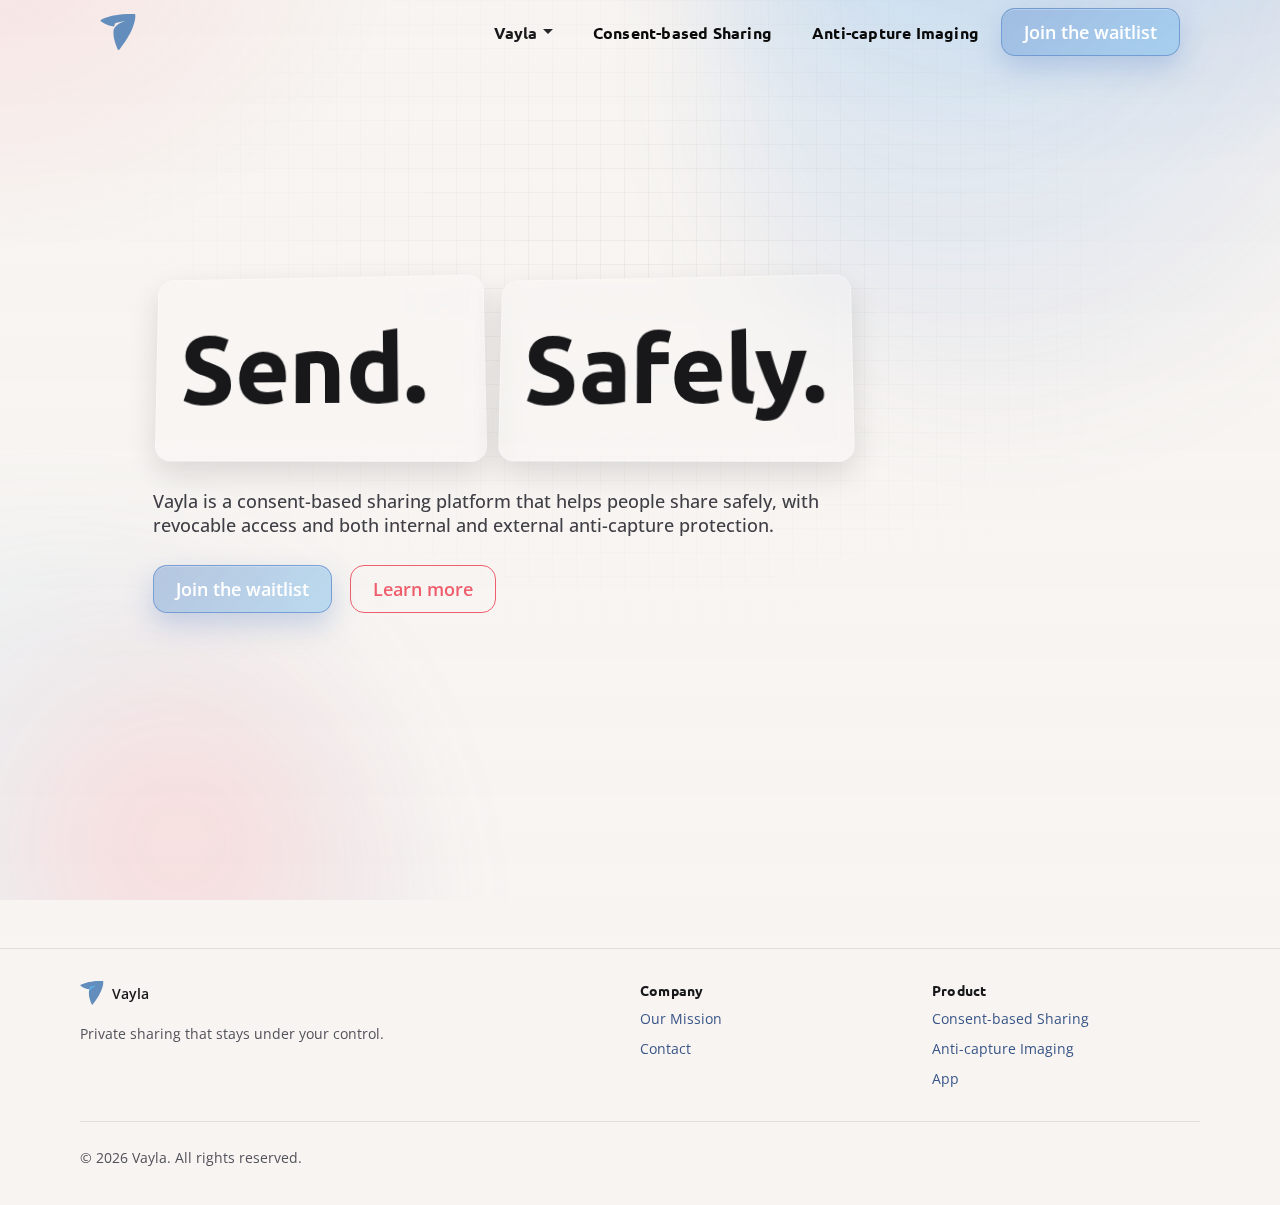
<file: index.html>
<!doctype html>
  <html lang="en" data-theme="light" data-allow-motion="true">
<head>
  <meta charset="utf-8">
  <title>Vayla - Private sharing that stays under your control.</title>
  <meta name="description" content="Share files and media with revocable, consent-based access. Anti-capture protection, invisible watermarking, and end-to-end encryption.">
  <meta name="viewport" content="width=device-width, initial-scale=1">
  <link rel="canonical" href="https://example.com/">
  <meta name="theme-color" content="#5CB3ED">

  <!-- Open Graph -->
  <meta property="og:type" content="website">
  <meta property="og:title" content="Vayla - Private sharing that stays under your control.">
  <meta property="og:description" content="Share files and media with revocable, consent-based access. Anti-capture protection, invisible watermarking, and end-to-end encryption.">
  <meta property="og:image" content="/assets/img/og-cover.png">
  <meta property="og:url" content="https://example.com/">

  <!-- Twitter -->
  <meta name="twitter:card" content="summary_large_image">
  <meta name="twitter:title" content="Vayla - Private sharing that stays under your control.">
  <meta name="twitter:description" content="Share files and media with revocable, consent-based access. Anti-capture protection, invisible watermarking, and end-to-end encryption.">
  <meta name="twitter:image" content="/assets/img/og-cover.png">

  <!-- Fonts -->
  <link rel="preconnect" href="https://fonts.googleapis.com" crossorigin>
  <link rel="preconnect" href="https://fonts.gstatic.com" crossorigin>
  <link href="https://fonts.googleapis.com/css2?family=Ubuntu:wght@400;700&family=Open+Sans:wght@400;500;600;700&display=swap" rel="stylesheet">

  <!-- Styles -->
  <link rel="stylesheet" href="/assets/css/styles.css">

  <!-- Inline critical hero CSS -->
  <style>
    .hero.hero--full {
      position: relative;
      min-height: 100svh;
      padding: 96px 0;
      display: grid;
      place-items: center;
      overflow: hidden;
    }
    .hero .hero-card {
      max-width: 760px;
      margin: 0 auto;
      text-align: left;
      padding: 48px 32px;
      border-radius: 16px;
      box-shadow: var(--shadow-lg);
    }
    .hero .hero-body { max-width: 760px; margin: 28px 0 0; padding: 0 32px; }
    .hero .hero-title-split { max-width: 760px; margin: 0 auto; padding: 0 32px; display: grid; gap: 12px; grid-auto-flow: column; grid-auto-columns: 1fr; align-items: stretch; }
    .hero .title-card { border-radius: 16px; padding: 32px 24px; text-align: left; box-shadow: var(--shadow-lg); }
    .hero .title-word { font-size: clamp(40px, 8vw, 96px); font-weight: 700; margin: 0; letter-spacing: -0.5px; }
    .hero .hero-grid { display: grid; grid-template-columns: 3fr 1fr; gap: 24px; align-items: start; }
    .hero h1 {
      font-size: clamp(40px, 8vw, 96px);
      font-weight: 700;
      /* line-height: 1.05; */
      margin: 0 0 20px;
      letter-spacing: -0.5px;
    }
    .hero p.subhead {
      font-size: clamp(14px, 1.4vw, 18px);
      font-weight: 500;
      color: var(--neutral-700);
      margin: 0 0 24px;
      max-width: 100%;
    }
    .hero .actions { display: flex; column-gap: 18px; row-gap: 12px; justify-content: flex-start; align-items: center; flex-wrap: wrap; margin: 28px 0 12px; }
    .hero .hero-features { list-style: none; padding: 0; margin: 16px 0 0; display: flex; gap: 8px; flex-wrap: wrap; justify-content: center; }
    .hero .hero-features .badge { background: var(--neutral-100); }

    .hero-form { margin-top: 16px; }
    .hero-form .input-group { display: grid; grid-template-columns: 1fr auto; gap: 10px; align-items: center; max-width: 560px; margin: 0 auto; }
    .hero-form input[type="email"] { height: 48px; }

    .hero-bg { position: absolute; inset: 0; z-index: -1; }
    .hero-bg .bg-gradient { position: absolute; inset: -20% -15% -30% -15%; background:
      radial-gradient(900px 500px at 80% 0%, rgba(92,179,237,0.25), rgba(98,141,203,0.10) 40%, transparent 70%),
      radial-gradient(700px 500px at 10% 10%, rgba(238,94,109,0.10), transparent 60%);
      filter: saturate(1.1);
      pointer-events: none;
    }
    /* Animated color blobs */
    .hero-bg .bg-gradient::before,
    .hero-bg .bg-gradient::after {
      content: "";
      position: absolute;
      width: 60vw; height: 60vw;
      max-width: 900px; max-height: 900px;
      border-radius: 50%;
      filter: blur(60px) saturate(1.15);
      opacity: 0.55;
      will-change: transform, opacity, filter;
    }
    .hero-bg .bg-gradient::before {
      top: -10%; left: 55%;
      background: radial-gradient(circle at 30% 30%, rgba(92,179,237,0.35), rgba(98,141,203,0.20) 45%, transparent 70%);
      animation: blobFloatA 16s var(--ease-out) infinite alternate;
    }
    .hero-bg .bg-gradient::after {
      bottom: -10%; left: -10%;
      background: radial-gradient(circle at 70% 40%, rgba(238,94,109,0.30), rgba(92,179,237,0.12) 40%, transparent 70%);
      animation: blobFloatB 20s var(--ease-out) infinite alternate;
    }
    @keyframes blobFloatA {
      0% { transform: translate3d(-6%, 2%, 0) scale(1); filter: blur(60px) saturate(1.1); }
      50% { transform: translate3d(3%, -2%, 0) scale(1.04); filter: blur(62px) saturate(1.2); }
      100% { transform: translate3d(8%, -6%, 0) scale(1.08); filter: blur(64px) saturate(1.25); }
    }
    @keyframes blobFloatB {
      0% { transform: translate3d(4%, -2%, 0) scale(1); filter: blur(58px) saturate(1.05); opacity: 0.48; }
      50% { transform: translate3d(-2%, 3%, 0) scale(1.05); filter: blur(60px) saturate(1.15); opacity: 0.58; }
      100% { transform: translate3d(-6%, 6%, 0) scale(1.1); filter: blur(62px) saturate(1.2); opacity: 0.65; }
    }
    .hero-bg .bg-grid { position: absolute; inset: 0; background-image:
      linear-gradient(to right, rgba(0,0,0,0.04) 1px, transparent 1px),
      linear-gradient(to bottom, rgba(0,0,0,0.04) 1px, transparent 1px);
      background-size: 24px 24px; mask-image: radial-gradient(60% 60% at 50% 30%, black, transparent 70%);
    }

    .visually-hidden { position: absolute !important; height: 1px; width: 1px; overflow: hidden; clip: rect(1px, 1px, 1px, 1px); white-space: nowrap; }

    @media (min-width: 961px) {
      .hero .hero-card { margin: 0; }
    }
    @media (max-width: 768px) {
      .hero .hero-card { padding: 32px 20px; }
      .hero .hero-body { padding: 0 20px; }
      .hero .title-card { padding: 24px 16px; }
      .hero .hero-title-split { padding: 0 20px; gap: 8px; }
      .hero .actions { flex-direction: column; align-items: stretch; }
    }
    @media (max-width: 640px) {
      .hero.hero--full { 
        padding: 72px 0 40px; 
        min-height: 100vh; /* Fallback for older browsers */
        min-height: 100dvh; /* Dynamic viewport height for mobile */
      }
      .hero-form .input-group { grid-template-columns: 1fr; }
      .hero .hero-card { padding: 24px 16px; }
      .hero .hero-body { padding: 0 16px; }
      .hero .title-card { padding: 20px 12px; }
    }
    @media (max-width: 480px) {
      .hero.hero--full { padding: 64px 0 32px; }
      .hero .hero-card { padding: 20px 12px; }
      .hero .hero-body { padding: 0 12px; }
      .hero .title-card { padding: 16px 10px; }
      .hero .hero-title-split { padding: 0 12px; }
      .hero .actions { gap: 8px; }
    }
    @media (max-width: 320px) {
      .hero .hero-title-split { grid-auto-flow: row; }
    }
    @media (prefers-reduced-motion: reduce) {
      .hero-bg .bg-gradient::before,
      .hero-bg .bg-gradient::after { animation: none !important; }
    }
  </style>

  <!-- JSON-LD Organization -->
  <script type="application/ld+json">
  {
    "@context": "https://schema.org",
    "@type": "Organization",
    "name": "Vayla",
    "url": "https://example.com/",
    "logo": "https://example.com/assets/logo/vayla_blue_filled.svg",
    "sameAs": []
  }
  </script>

  <link rel="icon" href="/favicon.ico">
  <link rel="icon" type="image/svg+xml" href="/favicon.svg">
</head>
<body class="hero-page">
  <a class="skip-link" href="#main">Skip to content</a>

  <header class="site-header" data-theme-surface style="height:64px">
    <div class="container header-inner">
      <a class="brand" href="/" aria-label="Vayla home">
        <img src="/assets/logo/vayla_blue_cutout.svg" alt="Vayla" width="36" height="36" decoding="async" loading="eager">
      </a>

      <nav id="primary-nav" class="site-nav" role="navigation" aria-label="Primary">
        <ul>
          <li class="nav-item has-dropdown">
            <button class="dropdown-toggle underline-slide" aria-haspopup="true" aria-expanded="false">Vayla</button>
            <ul class="dropdown-menu" role="menu">
              <li><a href="/app.html" class="underline-slide">App</a></li>
              <!-- <li><a href="/mission.html" class="underline-slide">Our Mission</a></li> -->
              <li><a href="/contact.html" class="underline-slide">Contact</a></li>
            </ul>
          </li>
          <li><a href="/consent.html" class="underline-slide">Consent-based Sharing</a></li>
          <li><a href="/anti-capture.html" class="underline-slide">Anti-capture Imaging</a></li>
        </ul>
      </nav>

      <div class="header-cta">
        <button class="menu-toggle" aria-label="Open menu" aria-controls="primary-nav" aria-expanded="false">
          <span class="menu-toggle__bar"></span><span class="menu-toggle__bar"></span><span class="menu-toggle__bar"></span>
        </button>
        <a class="btn btn--glass-mandy btn--xl hover-lift" href="mailto:hello@vayla.example?subject=Vayla%20Waitlist&body=Hi%20Vayla%20team%20%F0%9F%91%8B%0A%0AI%27d%20love%20to%20join%20the%20waitlist!%20%E2%9C%A8%0A%0AName:%20%0AEmail:%20%0AUse%20case:%20%0A%0AThanks!%20%F0%9F%99%8F">Join the waitlist</a>
      </div>
    </div>
  </header>

  <main id="main">
    <section class="hero hero--full" aria-labelledby="hero-title">
      <div class="hero-bg" aria-hidden="true">
        <div class="bg-gradient"></div>
        <div class="bg-grid"></div>
      </div>
      <div class="container hero-grid">
        <div class="hero-col">
          <div class="hero-title-split" aria-labelledby="hero-title">
            <div class="hero-card glass glass--frosted title-card tilt-card" data-theme-surface data-reveal="up">
              <div class="tilt-glare" aria-hidden="true"></div>
              <h1 id="hero-title" class="title-word fade-in-up">Send.</h1>
            </div>
            <div class="hero-card glass glass--frosted title-card tilt-card" data-theme-surface data-reveal="up">
              <div class="tilt-glare" aria-hidden="true"></div>
              <h2 class="title-word fade-in-up" aria-hidden="true">Safely.</h2>
            </div>
          </div>
          <div class="hero-body" data-reveal="up">
            <p class="subhead fade-in">Vayla is a consent-based sharing platform that helps people share safely, with revocable access and both internal and external anti-capture protection.</p>
            <div class="actions fade-in-up">
              <a id="waitlist" class="btn btn--glass-mandy btn--xl hover-lift" href="mailto:hello@vayla.example?subject=Vayla%20Waitlist&body=Hi%20Vayla%20team%20%F0%9F%91%8B%0A%0AI%27d%20love%20to%20join%20the%20waitlist!%20%E2%9C%A8%0A%0AName:%20%0AEmail:%20%0AUse%20case:%20%0A%0AThanks!%20%F0%9F%99%8F">Join the waitlist</a>
              <a class="btn btn--outline-mandy btn--xl" href="/mission.html">Learn more</a>
            </div>
          </div>
        </div>
        <div class="hero-col" aria-hidden="true"></div>
      </div>
    </section>
  </main>

  <footer class="site-footer">
    <div class="container footer-grid">
      <div>
        <div class="brand-inline">
          <img src="/assets/logo/vayla_blue_filled.svg" alt="" width="24" height="24" aria-hidden="true">
          <span>Vayla</span>
        </div>
        <p class="muted">Private sharing that stays under your control.</p>
      </div>
      <div>
        <h4>Company</h4>
        <ul>
          <li><a href="/mission.html">Our Mission</a></li>
          <li><a href="/contact.html">Contact</a></li>
        </ul>
      </div>
      <div>
        <h4>Product</h4>
        <ul>
          <li><a href="/consent.html">Consent-based Sharing</a></li>
          <li><a href="/anti-capture.html">Anti-capture Imaging</a></li>
          <li><a href="/app.html">App</a></li>
        </ul>
      </div>
    </div>
    <div class="container footer-bottom">
      <p>© <span id="year"></span> Vayla. All rights reserved.</p>
    </div>
  </footer>

  <script defer src="/assets/js/main.js"></script>
</body>
</html>
</file>
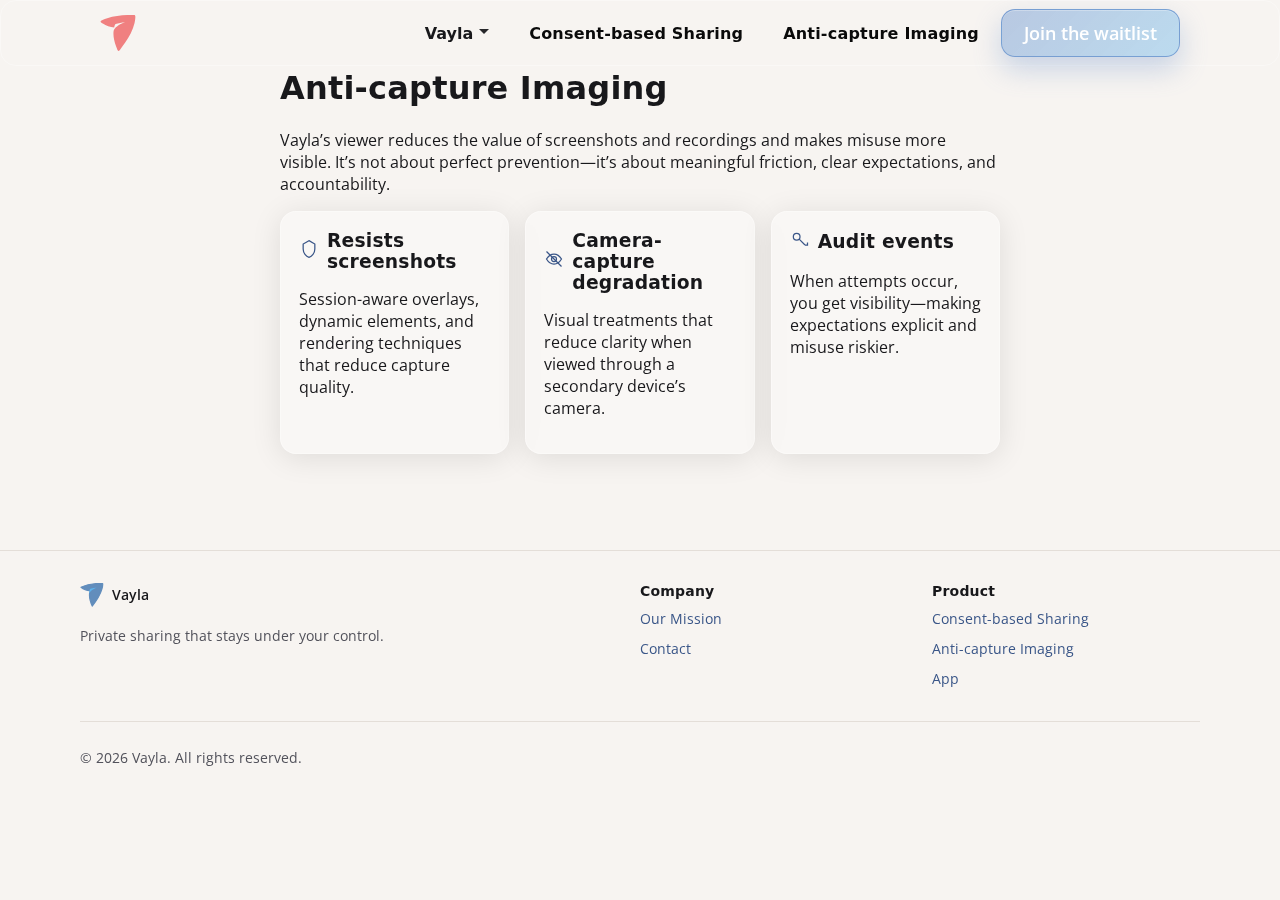
<file: anti-capture.html>
<!doctype html>
<html lang="en" data-theme="light">
<head>
  <meta charset="utf-8">
  <title>Anti-capture Imaging — Vayla</title>
  <meta name="description" content="A non-technical overview of Vayla’s anti-capture imaging: resists screenshots and recordings, degrades camera captures, and emits audit events.">
  <meta name="viewport" content="width=device-width, initial-scale=1">
  <link rel="canonical" href="https://example.com/anti-capture.html">
  <meta name="theme-color" content="#5CB3ED">
  <meta property="og:type" content="article">
  <meta property="og:title" content="Anti-capture Imaging — Vayla">
  <meta property="og:description" content="Resists screenshots and recordings, degrades camera captures, and emits audit events.">
  <meta property="og:image" content="/assets/img/og-cover.png">
  <meta property="og:url" content="https://example.com/anti-capture.html">
  <meta name="twitter:card" content="summary_large_image">
  <meta name="twitter:title" content="Anti-capture Imaging — Vayla">
  <meta name="twitter:description" content="Resists screenshots and recordings, degrades camera captures, and emits audit events.">
  <meta name="twitter:image" content="/assets/img/og-cover.png">
  <link href="https://fonts.googleapis.com/css2?family=Nunito:wght@600;700;800&family=Open+Sans:wght@400;500;600;700&display=swap" rel="stylesheet">
  <link rel="stylesheet" href="/assets/css/styles.css">
  <link rel="icon" href="/favicon.ico">
  <link rel="icon" type="image/svg+xml" href="/favicon.svg">
</head>
<body>
  <a class="skip-link" href="#main">Skip to content</a>
  <header class="site-header glass" data-theme-surface>
    <div class="container header-inner">
      <a class="brand" href="/" aria-label="Vayla home">
        <img src="/assets/logo/vayla_coral_cutout.svg" alt="Vayla" width="36" height="36">
      </a>
      <nav id="primary-nav" class="site-nav" role="navigation" aria-label="Primary">
        <button class="menu-toggle" aria-label="Open menu" aria-controls="primary-nav" aria-expanded="false">
          <span class="menu-toggle__bar"></span><span class="menu-toggle__bar"></span><span class="menu-toggle__bar"></span>
        </button>
        <ul>
          <li class="nav-item has-dropdown">
            <button class="dropdown-toggle underline-slide" aria-haspopup="true" aria-expanded="false">Vayla</button>
            <ul class="dropdown-menu" role="menu">
              <li><a href="/app.html" class="underline-slide">Vayla</a></li>
              <li><a href="/mission.html" class="underline-slide">Our Mission</a></li>
              <li><a href="/contact.html" class="underline-slide">Contact</a></li>
            </ul>
          </li>
          <li><a href="/consent.html" class="underline-slide">Consent-based Sharing</a></li>
          <li><a href="/anti-capture.html" aria-current="page" class="underline-slide">Anti-capture Imaging</a></li>
        </ul>
      </nav>
      <div class="header-cta">
        <a class="btn btn--glass-mandy btn--xl hover-lift" href="mailto:hello@vayla.example?subject=Vayla%20Waitlist">Join the waitlist</a>
      </div>
    </div>
  </header>

  <main id="main" class="section">
    <div class="container narrow">
      <h1>Anti-capture Imaging</h1>
      <p>Vayla’s viewer reduces the value of screenshots and recordings and makes misuse more visible. It’s not about perfect prevention—it’s about meaningful friction, clear expectations, and accountability.</p>

      <div class="grid grid--3" data-reveal="up">
        <article class="card glass">
          <h3 class="with-icon">
            <span class="icon" aria-hidden="true">
              <!-- Shield -->
              <svg width="20" height="20" viewBox="0 0 24 24" fill="none"><path d="M12 2l7 4v6c0 5-3.5 9-7 10-3.5-1-7-5-7-10V6l7-4z" stroke="currentColor" stroke-width="1.5" fill="none"/></svg>
            </span>
            Resists screenshots
          </h3>
          <p>Session-aware overlays, dynamic elements, and rendering techniques that reduce capture quality.</p>
        </article>
        <article class="card glass">
          <h3 class="with-icon">
            <span class="icon" aria-hidden="true">
              <!-- Eye-off -->
              <svg width="20" height="20" viewBox="0 0 24 24" fill="none">
                <path d="M3 3l18 18" stroke="currentColor" stroke-width="1.5"/>
                <path d="M3 12s3.5-6 9-6 9 6 9 6-3.5 6-9 6-9-6-9-6z" stroke="currentColor" stroke-width="1.5" fill="none"/>
                <circle cx="12" cy="12" r="3" stroke="currentColor" stroke-width="1.5" fill="none"/>
              </svg>
            </span>
            Camera-capture degradation
          </h3>
          <p>Visual treatments that reduce clarity when viewed through a secondary device’s camera.</p>
        </article>
        <article class="card glass">
          <h3 class="with-icon">
            <span class="icon" aria-hidden="true">
              <!-- Key -->
              <svg width="20" height="20" viewBox="0 0 24 24" fill="none">
                <circle cx="8" cy="8" r="4" stroke="currentColor" stroke-width="1.5" fill="none"/>
                <path d="M11 11l7 7M18 18h3v-3" stroke="currentColor" stroke-width="1.5"/>
              </svg>
            </span>
            Audit events
          </h3>
          <p>When attempts occur, you get visibility—making expectations explicit and misuse riskier.</p>
        </article>
      </div>
    </div>
  </main>

  <footer class="site-footer">
    <div class="container footer-grid">
      <div><div class="brand-inline"><img src="/assets/logo/vayla_blue_filled.svg" alt="" width="24" height="24"><span>Vayla</span></div><p class="muted">Private sharing that stays under your control.</p></div>
      <div><h4>Company</h4><ul><li><a href="/mission.html">Our Mission</a></li><li><a href="/contact.html">Contact</a></li></ul></div>
      <div><h4>Product</h4><ul><li><a href="/consent.html">Consent-based Sharing</a></li><li><a href="/anti-capture.html" aria-current="page">Anti-capture Imaging</a></li><li><a href="/app.html">App</a></li></ul></div>

    </div>
    <div class="container footer-bottom"><p>© <span id="year"></span> Vayla. All rights reserved.</p></div>
  </footer>

  <script defer src="/assets/js/main.js"></script>
</body>
</html>
</file>
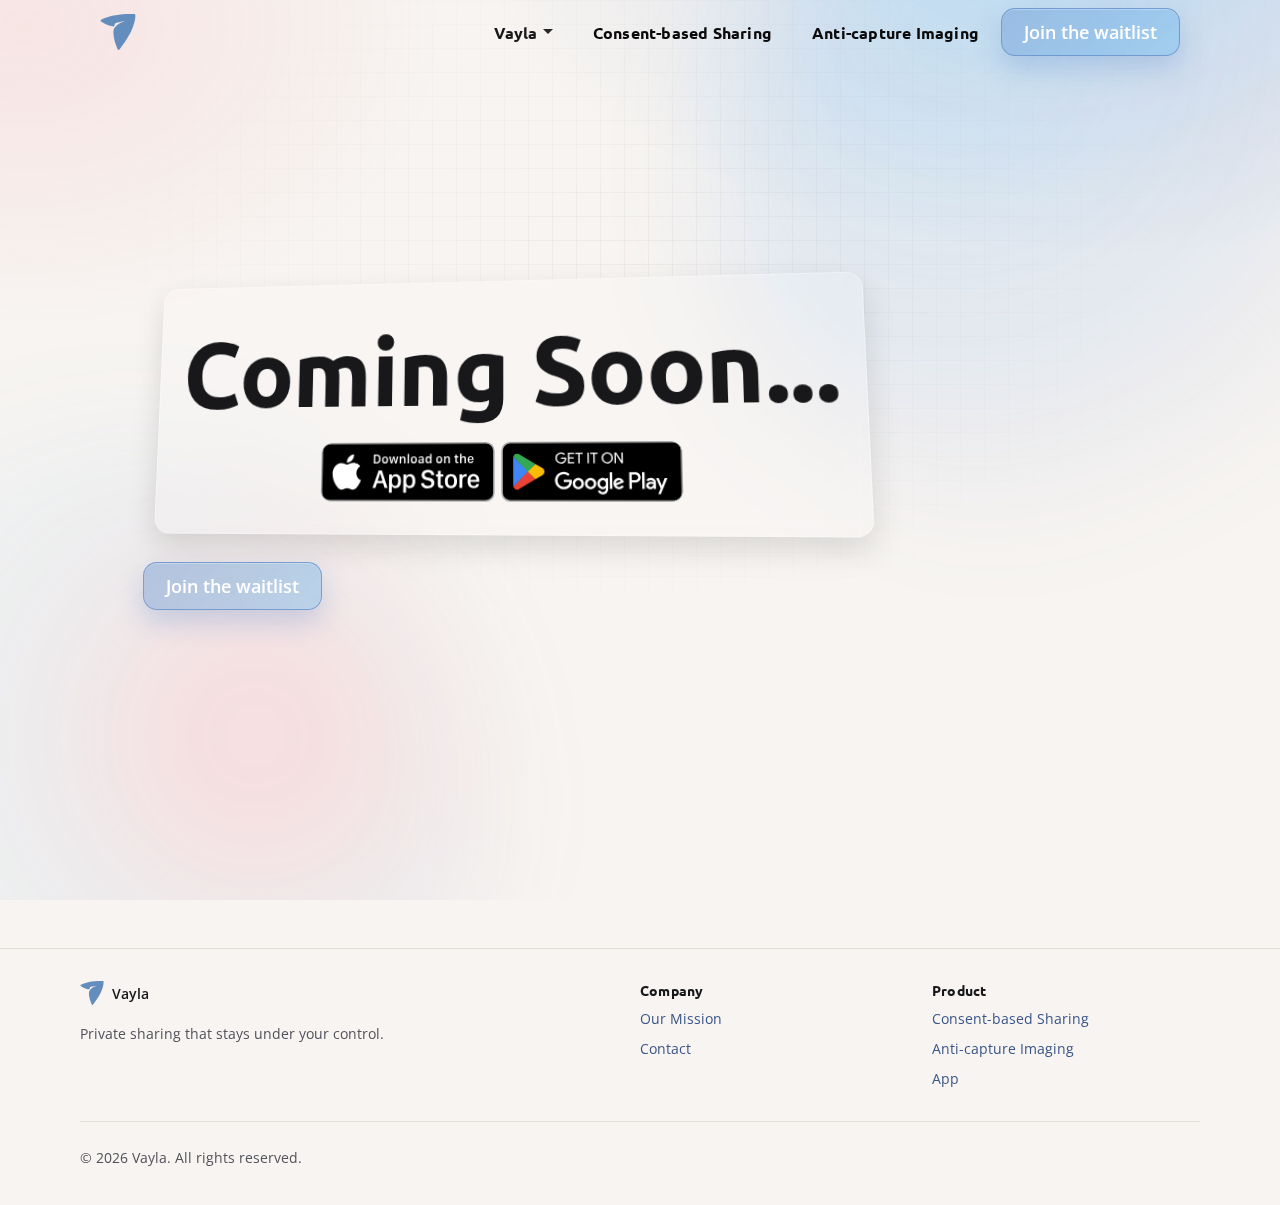
<file: app.html>
<!doctype html>
<html lang="en" data-theme="light" data-allow-motion="true">
<head>
  <meta charset="utf-8">
  <title>App - Vayla</title>
  <meta name="description" content="Vayla app is coming soon. Join the waitlist to get notified.">
  <meta name="viewport" content="width=device-width, initial-scale=1">
  <link rel="canonical" href="https://example.com/app.html">
  <meta name="theme-color" content="#5CB3ED">

  <!-- Open Graph -->
  <meta property="og:type" content="website">
  <meta property="og:title" content="App - Vayla">
  <meta property="og:description" content="Coming soon. Join the waitlist to get notified.">
  <meta property="og:image" content="/assets/img/og-cover.png">
  <meta property="og:url" content="https://example.com/app.html">

  <!-- Twitter -->
  <meta name="twitter:card" content="summary_large_image">
  <meta name="twitter:title" content="App - Vayla">
  <meta name="twitter:description" content="Coming soon. Join the waitlist to get notified.">
  <meta name="twitter:image" content="/assets/img/og-cover.png">

  <!-- Fonts -->
  <link rel="preconnect" href="https://fonts.googleapis.com" crossorigin>
  <link rel="preconnect" href="https://fonts.gstatic.com" crossorigin>
  <link href="https://fonts.googleapis.com/css2?family=Ubuntu:wght@400;700&family=Open+Sans:wght@400;500;600;700&display=swap" rel="stylesheet">

  <!-- Styles -->
  <link rel="stylesheet" href="/assets/css/styles.css">

  <!-- Inline critical hero CSS (mirrors home) -->
  <style>
    .hero.hero--full { position: relative; min-height: 100svh; padding: 96px 0; display: grid; place-items: center; overflow: hidden; }
    .hero .hero-card { max-width: 760px; margin: 0 auto; text-align: left; padding: 48px 32px; border-radius: 16px; box-shadow: var(--shadow-lg); }
    .hero .hero-body { max-width: 760px; margin: 28px 0 0; padding: 0 32px; }
    .hero .hero-grid { display: grid; grid-template-columns: 3fr 1fr; gap: 24px; align-items: start; }
    .hero .hero-title-split { max-width: 1040px; margin: 0 auto; padding: 0 32px; display: grid; gap: 12px; grid-auto-flow: column; grid-auto-columns: 1fr; align-items: stretch; }
    .hero .title-card { border-radius: 16px; padding: 32px 24px; text-align: left; box-shadow: var(--shadow-lg); }
    .hero .title-word { font-size: clamp(40px, 8vw, 96px); font-weight: 700; margin: 0; letter-spacing: -0.5px; }
    /* (tilt handled by shared CSS/JS) */

    .hero .actions { display: flex; column-gap: 18px; row-gap: 12px; justify-content: flex-start; align-items: center; flex-wrap: wrap; margin: 28px 0 12px; }
    .hero-bg { position: absolute; inset: 0; z-index: -1; }
    .hero-bg .bg-gradient { position: absolute; inset: -10% -10% -20% -10%; background:
      radial-gradient(900px 500px at 80% 0%, rgba(92,179,237,0.25), rgba(98,141,203,0.10) 40%, transparent 70%),
      radial-gradient(700px 500px at 10% 10%, rgba(238,94,109,0.10), transparent 60%);
      filter: saturate(1.1); pointer-events: none; }
    /* Animated color blobs */
    .hero-bg .bg-gradient::before,
    .hero-bg .bg-gradient::after { content: ""; position: absolute; width: 60vw; height: 60vw; max-width: 900px; max-height: 900px; border-radius: 50%; filter: blur(60px) saturate(1.15); opacity: 0.55; will-change: transform, opacity, filter; }
    .hero-bg .bg-gradient::before { top: -10%; left: 55%; background: radial-gradient(circle at 30% 30%, rgba(92,179,237,0.35), rgba(98,141,203,0.20) 45%, transparent 70%); animation: blobFloatA 16s var(--ease-out) infinite alternate; }
    .hero-bg .bg-gradient::after { bottom: -10%; left: -10%; background: radial-gradient(circle at 70% 40%, rgba(238,94,109,0.30), rgba(92,179,237,0.12) 40%, transparent 70%); animation: blobFloatB 20s var(--ease-out) infinite alternate; }
    @keyframes blobFloatA { 0% { transform: translate3d(-6%, 2%, 0) scale(1); filter: blur(60px) saturate(1.1); } 50% { transform: translate3d(3%, -2%, 0) scale(1.04); filter: blur(62px) saturate(1.2); } 100% { transform: translate3d(8%, -6%, 0) scale(1.08); filter: blur(64px) saturate(1.25); } }
    @keyframes blobFloatB { 0% { transform: translate3d(4%, -2%, 0) scale(1); filter: blur(58px) saturate(1.05); opacity: 0.48; } 50% { transform: translate3d(-2%, 3%, 0) scale(1.05); filter: blur(60px) saturate(1.15); opacity: 0.58; } 100% { transform: translate3d(-6%, 6%, 0) scale(1.1); filter: blur(62px) saturate(1.2); opacity: 0.65; } }
    .hero-bg .bg-grid { position: absolute; inset: 0; background-image:
      linear-gradient(to right, rgba(0,0,0,0.04) 1px, transparent 1px),
      linear-gradient(to bottom, rgba(0,0,0,0.04) 1px, transparent 1px);
      background-size: 24px 24px; mask-image: radial-gradient(60% 60% at 50% 30%, black, transparent 70%); }
    @media (prefers-reduced-motion: reduce) {
      .hero-bg .bg-gradient::before, .hero-bg .bg-gradient::after { animation: none !important; }
    }

    .store-graphic { display: block; max-width: 560px; width: 100%; height: auto; margin: 24px 32px 0; border-radius: 16px; }
    .store-graphic-inline { display: block; max-width: 360px; width: 60%; height: auto; margin: 12px auto 0; border-radius: 12px; }

    @media (min-width: 961px) { .hero .hero-card { margin: 0; } }
    @media (max-width: 768px) {
      .store-graphic-inline { width: 80%; max-width: 280px; }
    }
    @media (max-width: 640px) { 
      .hero.hero--full { padding: 72px 0 40px; }
      .store-graphic-inline { width: 90%; max-width: 320px; }
    }
    @media (max-width: 480px) {
      .store-graphic-inline { width: 95%; max-width: 280px; }
    }
    @media (prefers-reduced-motion: reduce) { .title-card--spin { animation: none !important; } }
  </style>

  <link rel="icon" href="/favicon.ico">
  <link rel="icon" type="image/svg+xml" href="/favicon.svg">
</head>
<body>
  <a class="skip-link" href="#main">Skip to content</a>

  <header class="site-header" data-theme-surface style="height:64px">
    <div class="container header-inner">
      <a class="brand" href="/" aria-label="Vayla home">
        <img src="/assets/logo/vayla_blue_cutout.svg" alt="Vayla" width="36" height="36">
      </a>
      <nav id="primary-nav" class="site-nav" role="navigation" aria-label="Primary">
        <ul>
          <li class="nav-item has-dropdown">
            <button class="dropdown-toggle underline-slide" aria-haspopup="true" aria-expanded="false">Vayla</button>
            <ul class="dropdown-menu" role="menu">
              <li><a href="/app.html" aria-current="page" class="underline-slide">App</a></li>
             <!-- <li><a href="/mission.html" class="underline-slide">Our Mission</a></li> -->              <li><a href="/contact.html" class="underline-slide">Contact</a></li>
            </ul>
          </li>
          <li><a href="/consent.html" class="underline-slide">Consent-based Sharing</a></li>
          <li><a href="/anti-capture.html" class="underline-slide">Anti-capture Imaging</a></li>
        </ul>
      </nav>
      <div class="header-cta">
        <button class="menu-toggle" aria-label="Open menu" aria-controls="primary-nav" aria-expanded="false">
          <span class="menu-toggle__bar"></span><span class="menu-toggle__bar"></span><span class="menu-toggle__bar"></span>
        </button>
        <a class="btn btn--glass-mandy btn--xl hover-lift" href="mailto:hello@vayla.example?subject=Vayla%20Waitlist&body=Hi%20Vayla%20team%20%F0%9F%91%8B%0A%0AI%27d%20love%20to%20join%20the%20waitlist!%20%E2%9C%A8%0A%0AName:%20%0AEmail:%20%0AUse%20case:%20%0A%0AThanks!%20%F0%9F%99%8F">Join the waitlist</a>
      </div>
    </div>
  </header>

  <main id="main">
    <section class="hero hero--full" aria-labelledby="hero-title">
      <div class="hero-bg" aria-hidden="true">
        <div class="bg-gradient"></div>
        <div class="bg-grid"></div>
      </div>
      <div class="container hero-grid">
        <div class="hero-col">
          <div class="hero-title-split" aria-labelledby="hero-title">
            <div class="hero-card glass glass--frosted title-card tilt-card" data-theme-surface data-reveal="up">
              <div class="tilt-glare" aria-hidden="true"></div>
              <h1 id="hero-title" class="title-word fade-in-up">Coming Soon...</h1>
              <img class="store-graphic-inline" src="/assets/resources/app%20store%20icons.svg" alt="App Store and Google Play badges (coming soon)" loading="lazy" width="360" height="59">
            </div>
          </div>
          <div class="hero-body" data-reveal="up">

            <div class="actions fade-in-up">
              <a class="btn btn--glass-mandy btn--xl hover-lift" href="mailto:hello@vayla.example?subject=Vayla%20Waitlist&body=Hi%20Vayla%20team%20%F0%9F%91%8B%0A%0AI%27d%20love%20to%20join%20the%20waitlist!%20%E2%9C%A8%0A%0AName:%20%0AEmail:%20%0AUse%20case:%20%0A%0AThanks!%20%F0%9F%99%8F">Join the waitlist</a>
            </div>
          </div>
        </div>
        <div class="hero-col" aria-hidden="true"></div>
      </div>
    </section>
  </main>

  <footer class="site-footer">
    <div class="container footer-grid">
      <div>
        <div class="brand-inline"><img src="/assets/logo/vayla_blue_cutout.svg" alt="" width="24" height="24" aria-hidden="true"><span>Vayla</span></div>
        <p class="muted">Private sharing that stays under your control.</p>
      </div>
      <div>
        <h4>Company</h4>
        <ul>
          <li><a href="/mission.html">Our Mission</a></li>
          <li><a href="/contact.html">Contact</a></li>
        </ul>
      </div>
      <div>
        <h4>Product</h4>
        <ul>
          <li><a href="/consent.html">Consent-based Sharing</a></li>
          <li><a href="/anti-capture.html">Anti-capture Imaging</a></li>
          <li><a href="/app.html" aria-current="page">App</a></li>
        </ul>
      </div>
    </div>
    <div class="container footer-bottom">
      <p>© <span id="year"></span> Vayla. All rights reserved.</p>
    </div>
  </footer>

  <script defer src="/assets/js/main.js"></script>
</body>
</html>
</file>
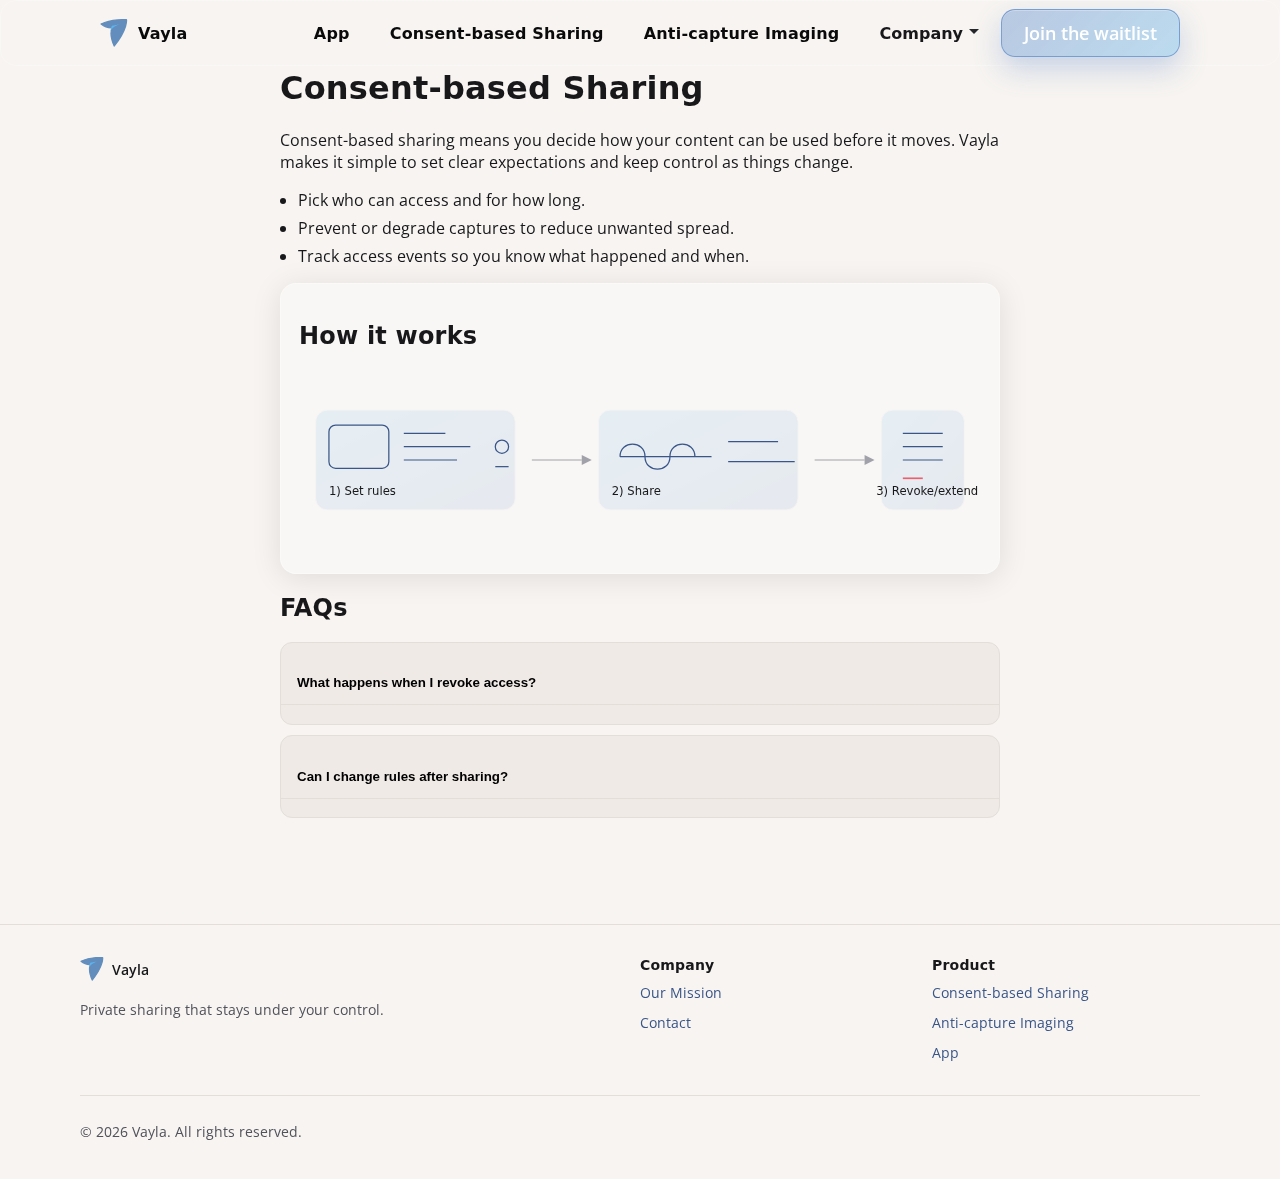
<file: consent.html>
<!doctype html>
<html lang="en" data-theme="light">
<head>
  <meta charset="utf-8">
  <title>Consent-based Sharing — Vayla</title>
  <meta name="description" content="A plain-language explainer for consent-based sharing. Set rules, share, and revoke or extend access.">
  <meta name="viewport" content="width=device-width, initial-scale=1">
  <link rel="canonical" href="https://example.com/consent.html">
  <meta name="theme-color" content="#5CB3ED">
  <meta property="og:type" content="article">
  <meta property="og:title" content="Consent-based Sharing — Vayla">
  <meta property="og:description" content="Set rules → Share → Revoke/extend.">
  <meta property="og:image" content="/assets/img/og-cover.png">
  <meta property="og:url" content="https://example.com/consent.html">
  <meta name="twitter:card" content="summary_large_image">
  <meta name="twitter:title" content="Consent-based Sharing — Vayla">
  <meta name="twitter:description" content="Set rules → Share → Revoke/extend.">
  <meta name="twitter:image" content="/assets/img/og-cover.png">
  <link href="https://fonts.googleapis.com/css2?family=Nunito:wght@600;700;800&family=Open+Sans:wght@400;500;600;700&display=swap" rel="stylesheet">
  <link rel="stylesheet" href="/assets/css/styles.css">
  <link rel="icon" href="/favicon.ico">
  <link rel="icon" type="image/svg+xml" href="/favicon.svg">
</head>
<body>
  <a class="skip-link" href="#main">Skip to content</a>
  <header class="site-header glass" data-theme-surface>
    <div class="container header-inner">
      <a class="brand" href="/" aria-label="Vayla home">
        <img src="/assets/logo/vayla_blue_filled.svg" alt="Vayla" width="28" height="28"><span class="brand-name">Vayla</span>
      </a>
      <nav id="primary-nav" class="site-nav" role="navigation" aria-label="Primary">
        <button class="menu-toggle" aria-label="Open menu" aria-controls="primary-nav" aria-expanded="false">
          <span class="menu-toggle__bar"></span><span class="menu-toggle__bar"></span><span class="menu-toggle__bar"></span>
        </button>
        <ul>
          <li><a href="/app.html" class="underline-slide">App</a></li>
          <li><a href="/consent.html" aria-current="page" class="underline-slide">Consent-based Sharing</a></li>
          <li><a href="/anti-capture.html" class="underline-slide">Anti-capture Imaging</a></li>
          <li class="nav-item has-dropdown">
            <button class="dropdown-toggle underline-slide" aria-haspopup="true" aria-expanded="false">Company</button>
            <ul class="dropdown-menu" role="menu">
              <li><a href="/mission.html" class="underline-slide">Our Mission</a></li>
              <li><a href="/contact.html" class="underline-slide">Contact</a></li>
            </ul>
          </li>
        </ul>
      </nav>
      <div class="header-cta">
        <a class="btn btn--glass-mandy btn--xl hover-lift" href="mailto:hello@vayla.example?subject=Vayla%20Waitlist">Join the waitlist</a>
      </div>
    </div>
  </header>

  <main id="main" class="section">
    <div class="container narrow">
      <h1>Consent-based Sharing</h1>
      <p>Consent-based sharing means you decide how your content can be used before it moves. Vayla makes it simple to set clear expectations and keep control as things change.</p>
      <ul class="list">
        <li>Pick who can access and for how long.</li>
        <li>Prevent or degrade captures to reduce unwanted spread.</li>
        <li>Track access events so you know what happened and when.</li>
      </ul>

      <div class="card glass" data-theme-surface data-reveal="up" aria-label="3-step diagram">
        <h2>How it works</h2>
        <div class="diagram">
          <svg viewBox="0 0 820 180" width="100%" height="180" role="img" aria-label="Set rules → Share → Revoke or extend">
            <defs>
              <linearGradient id="g1" x1="0" y1="0" x2="1" y2="1">
                <stop offset="0%" stop-color="#5CB3ED"/><stop offset="100%" stop-color="#628DCB"/>
              </linearGradient>
            </defs>
            <!-- Step 1 -->
            <g transform="translate(20,30)">
              <rect width="240" height="120" rx="14" fill="url(#g1)" opacity="0.12" stroke="#E4E4E7"/>
              <g transform="translate(16,18)" fill="none" stroke="#3A5688" stroke-width="1.5">
                <rect x="0" y="0" width="72" height="52" rx="8"></rect>
                <path d="M90 10h50M90 26h80M90 42h64"></path>
                <circle cx="208" cy="26" r="8"></circle>
                <path d="M200 50h16"></path>
              </g>
              <text x="16" y="102" font-family="Inter, system-ui" font-size="14" fill="#18181B">1) Set rules</text>
            </g>
            <!-- Arrow -->
            <g transform="translate(280,90)">
              <path d="M0 0h60" stroke="#A1A1AA" stroke-width="1.5" />
              <path d="M60 -6l12 6-12 6" fill="#A1A1AA"/>
            </g>
            <!-- Step 2 -->
            <g transform="translate(360,30)">
              <rect width="240" height="120" rx="14" fill="url(#g1)" opacity="0.12" stroke="#E4E4E7"/>
              <g transform="translate(16,18)" fill="none" stroke="#3A5688" stroke-width="1.5">
                <path d="M10 38h110M10 38c0-20 30-20 30 0s30 20 30 0 30-20 30 0M140 20h60M140 44h80"></path>
              </g>
              <text x="16" y="102" font-family="Inter, system-ui" font-size="14" fill="#18181B">2) Share</text>
            </g>
            <!-- Arrow -->
            <g transform="translate(620,90)">
              <path d="M0 0h60" stroke="#A1A1AA" stroke-width="1.5" />
              <path d="M60 -6l12 6-12 6" fill="#A1A1AA"/>
            </g>
            <!-- Step 3 -->
            <g transform="translate(700,30)">
              <rect width="100" height="120" rx="14" fill="url(#g1)" opacity="0.12" stroke="#E4E4E7"/>
              <g transform="translate(16,18)" fill="none" stroke="#3A5688" stroke-width="1.5">
                <path d="M10 10h48M10 26h48M10 42h48"></path>
                <path d="M10 64h24" stroke="#EE5E6D" stroke-width="2"></path>
              </g>
              <text x="-6" y="102" font-family="Inter, system-ui" font-size="14" fill="#18181B">3) Revoke/extend</text>
            </g>
          </svg>
        </div>
      </div>

      <div class="accordion" id="consent-faq" data-reveal="up">
        <h2>FAQs</h2>
        <div class="accordion-item">
          <h3>
            <button class="accordion-trigger" aria-expanded="false" aria-controls="p1" id="t1">
              What happens when I revoke access?
            </button>
          </h3>
          <div id="p1" class="accordion-panel" role="region" aria-labelledby="t1" hidden>
            <p>Recipients immediately lose access. Links stop working and cached sessions are invalidated.</p>
          </div>
        </div>
        <div class="accordion-item">
          <h3>
            <button class="accordion-trigger" aria-expanded="false" aria-controls="p2" id="t2">
              Can I change rules after sharing?
            </button>
          </h3>
          <div id="p2" class="accordion-panel" role="region" aria-labelledby="t2" hidden>
            <p>Yes. You can extend, tighten, or update rules, and changes apply to existing recipients.</p>
          </div>
        </div>
      </div>

    </div>
  </main>

  <footer class="site-footer">
    <div class="container footer-grid">
      <div><div class="brand-inline"><img src="/assets/logo/vayla_blue_filled.svg" alt="" width="24" height="24"><span>Vayla</span></div><p class="muted">Private sharing that stays under your control.</p></div>
      <div><h4>Company</h4><ul><li><a href="/mission.html">Our Mission</a></li><li><a href="/contact.html">Contact</a></li></ul></div>
      <div><h4>Product</h4><ul><li><a href="/consent.html" aria-current="page">Consent-based Sharing</a></li><li><a href="/anti-capture.html">Anti-capture Imaging</a></li><li><a href="/app.html">App</a></li></ul></div>

    </div>
    <div class="container footer-bottom"><p>© <span id="year"></span> Vayla. All rights reserved.</p></div>
  </footer>

  <script defer src="/assets/js/main.js"></script>
</body>
</html>
</file>
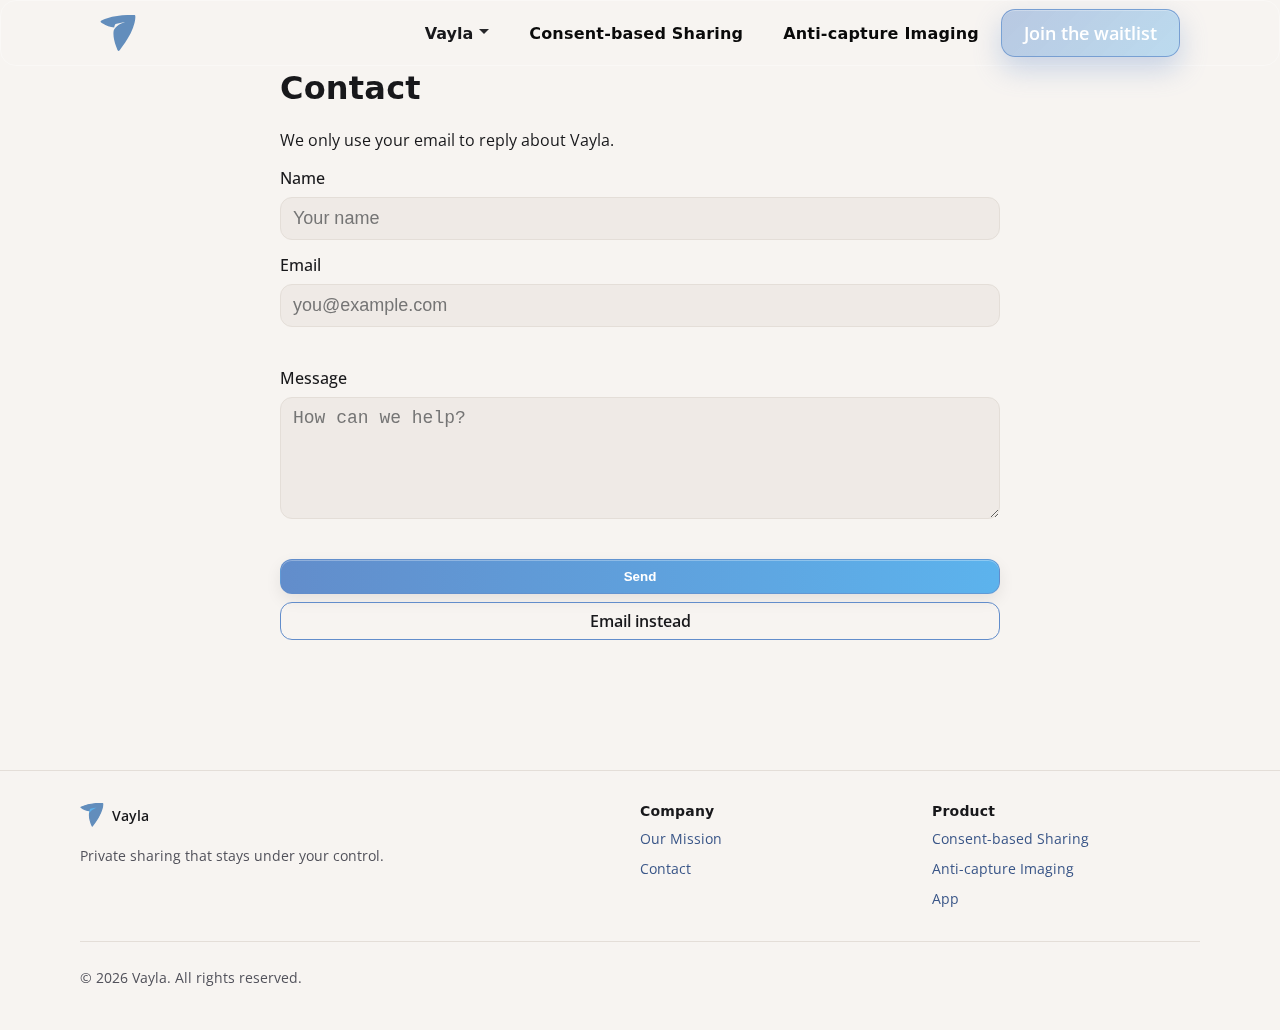
<file: contact.html>
<!doctype html>
<html lang="en" data-theme="light">
<head>
  <meta charset="utf-8">
  <title>Contact - Vayla</title>
  <meta name="description" content="Questions or feedback? Contact the Vayla team. We only use your email to reply about Vayla.">
  <meta name="viewport" content="width=device-width, initial-scale=1">
  <link rel="canonical" href="https://example.com/contact.html">
  <meta name="theme-color" content="#5CB3ED">
  <meta property="og:type" content="website">
  <meta property="og:title" content="Contact - Vayla">
  <meta property="og:description" content="We only use your email to reply about Vayla.">
  <meta property="og:image" content="/assets/img/og-cover.png">
  <meta property="og:url" content="https://example.com/contact.html">
  <meta name="twitter:card" content="summary_large_image">
  <meta name="twitter:title" content="Contact - Vayla">
  <meta name="twitter:description" content="We only use your email to reply about Vayla.">
  <meta name="twitter:image" content="/assets/img/og-cover.png">
  <link href="https://fonts.googleapis.com/css2?family=Nunito:wght@600;700;800&family=Open+Sans:wght@400;500;600;700&display=swap" rel="stylesheet">
  <link rel="stylesheet" href="/assets/css/styles.css">
  <link rel="icon" href="/favicon.ico">
  <link rel="icon" type="image/svg+xml" href="/favicon.svg">
</head>
<body>
  <a class="skip-link" href="#main">Skip to content</a>
  <header class="site-header glass" data-theme-surface>
    <div class="container header-inner">
      <a class="brand" href="/" aria-label="Vayla home">
        <img src="/assets/logo/vayla_blue_cutout.svg" alt="Vayla" width="36" height="36">
      </a>
      <nav id="primary-nav" class="site-nav" role="navigation" aria-label="Primary">
        <ul>
          <li class="nav-item has-dropdown">
            <button class="dropdown-toggle underline-slide" aria-haspopup="true" aria-expanded="false">Vayla</button>
            <ul class="dropdown-menu" role="menu">
              <li><a href="/app.html" class="underline-slide">App</a></li>
             <!-- <li><a href="/mission.html" class="underline-slide">Our Mission</a></li> -->              <li><a href="/contact.html" aria-current="page" class="underline-slide">Contact</a></li>
            </ul>
          </li>
          <li><a href="/consent.html" class="underline-slide">Consent-based Sharing</a></li>
          <li><a href="/anti-capture.html" class="underline-slide">Anti-capture Imaging</a></li>
        </ul>
      </nav>
      <div class="header-cta">
        <button class="menu-toggle" aria-label="Open menu" aria-controls="primary-nav" aria-expanded="false">
          <span class="menu-toggle__bar"></span><span class="menu-toggle__bar"></span><span class="menu-toggle__bar"></span>
        </button>
        <a class="btn btn--glass-mandy btn--xl hover-lift" href="mailto:hello@vayla.example?subject=Vayla%20Waitlist&body=Hi%20Vayla%20team%20%F0%9F%91%8B%0A%0AI%27d%20love%20to%20join%20the%20waitlist!%20%E2%9C%A8%0A%0AName:%20%0AEmail:%20%0AUse%20case:%20%0A%0AThanks!%20%F0%9F%99%8F">Join the waitlist</a>
      </div>
    </div>
  </header>

  <main id="main" class="section">
    <div class="container narrow">
      <h1>Contact</h1>
      <p>We only use your email to reply about Vayla.</p>

      <form class="form" action="https://formspree.io/f/your-id" method="POST" data-validate novalidate data-reveal="up">
        <div class="form-row">
          <label for="c-name">Name</label>
          <input id="c-name" name="name" type="text" autocomplete="name" placeholder="Your name">
        </div>
        <div class="form-row">
          <label for="c-email">Email</label>
          <input id="c-email" name="email" type="email" inputmode="email" autocomplete="email" required placeholder="you@example.com">
          <div class="field-hint" aria-live="polite"></div>
        </div>
        <div class="form-row">
          <label for="c-message">Message</label>
          <textarea id="c-message" name="message" rows="5" required placeholder="How can we help?"></textarea>
          <div class="field-hint" aria-live="polite"></div>
        </div>
        <div class="form-row">
          <button class="btn btn--primary" type="submit">Send</button>
          <a class="btn btn--secondary" href="mailto:hello@vayla.example?subject=Vayla%20Contact">Email instead</a>
        </div>
        <div class="form-status" aria-live="polite" role="status"></div>
      </form>
    </div>
  </main>

  <footer class="site-footer">
    <div class="container footer-grid">
      <div><div class="brand-inline"><img src="/assets/logo/vayla_blue_filled.svg" alt="" width="24" height="24"><span>Vayla</span></div><p class="muted">Private sharing that stays under your control.</p></div>
      <div><h4>Company</h4><ul><li><a href="/mission.html">Our Mission</a></li><li><a href="/contact.html" aria-current="page">Contact</a></li></ul></div>
      <div><h4>Product</h4><ul><li><a href="/consent.html">Consent-based Sharing</a></li><li><a href="/anti-capture.html">Anti-capture Imaging</a></li><li><a href="/app.html">App</a></li></ul></div>

    </div>
    <div class="container footer-bottom"><p>© <span id="year"></span> Vayla. All rights reserved.</p></div>
  </footer>

  <script defer src="/assets/js/main.js"></script>
</body>
</html>
</file>
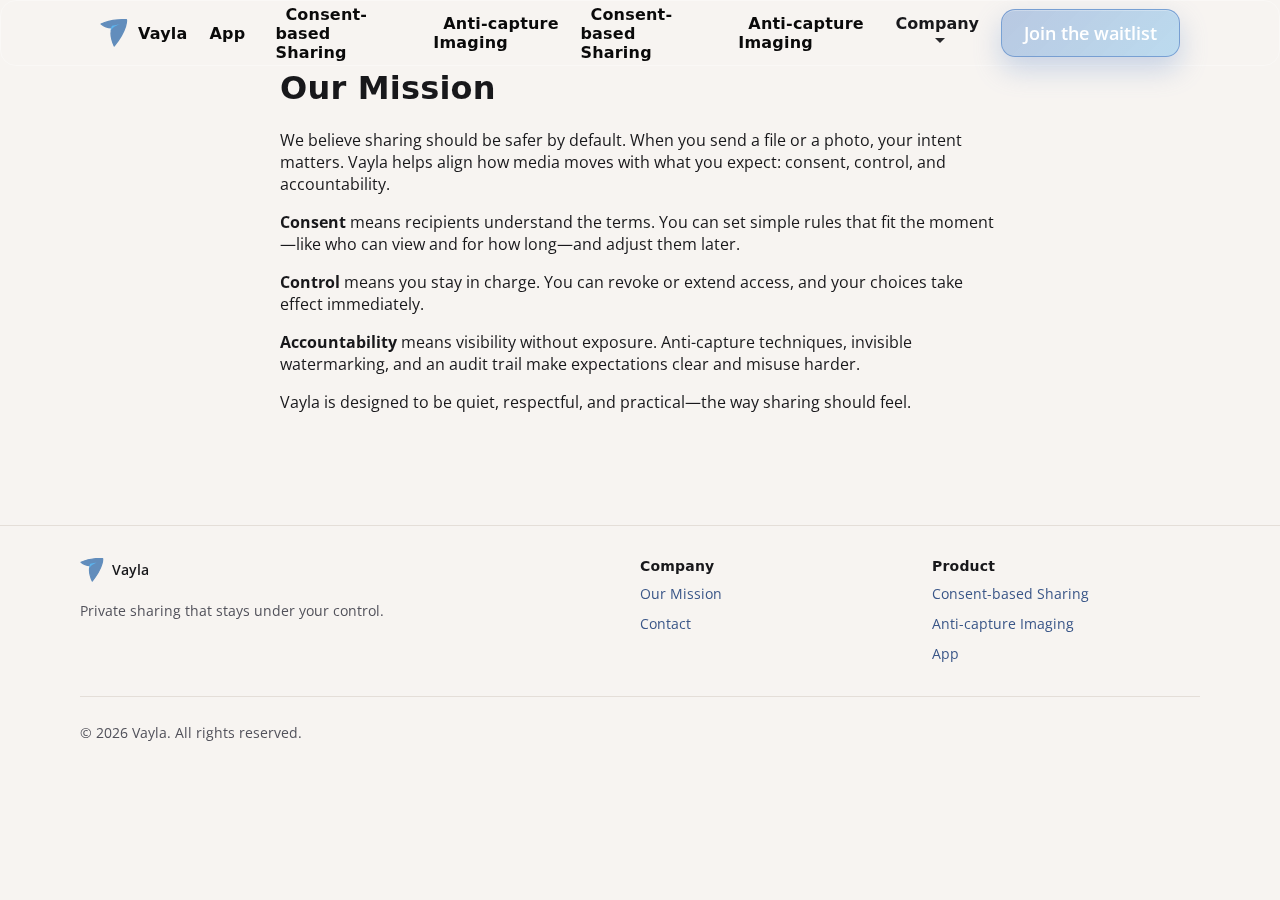
<file: mission.html>
<!doctype html>
<html lang="en" data-theme="light">
<head>
  <meta charset="utf-8">
  <title>Our Mission — Vayla</title>
  <meta name="description" content="Vayla’s mission is safer sharing: consent, control, and accountability built into how media moves.">
  <meta name="viewport" content="width=device-width, initial-scale=1">
  <link rel="canonical" href="https://example.com/mission.html">
  <meta name="theme-color" content="#5CB3ED">
  <meta property="og:type" content="article">
  <meta property="og:title" content="Our Mission — Vayla">
  <meta property="og:description" content="Vayla’s mission is safer sharing: consent, control, and accountability built into how media moves.">
  <meta property="og:image" content="/assets/img/og-cover.png">
  <meta property="og:url" content="https://example.com/mission.html">
  <meta name="twitter:card" content="summary_large_image">
  <meta name="twitter:title" content="Our Mission — Vayla">
  <meta name="twitter:description" content="Vayla’s mission is safer sharing: consent, control, and accountability built into how media moves.">
  <meta name="twitter:image" content="/assets/img/og-cover.png">
  <link href="https://fonts.googleapis.com/css2?family=Nunito:wght@600;700;800&family=Open+Sans:wght@400;500;600;700&display=swap" rel="stylesheet">
  <link rel="stylesheet" href="/assets/css/styles.css">
  <link rel="icon" href="/favicon.ico">
  <link rel="icon" type="image/svg+xml" href="/favicon.svg">
</head>
<body>
  <a class="skip-link" href="#main">Skip to content</a>
  <header class="site-header glass" data-theme-surface>
    <div class="container header-inner">
      <a class="brand" href="/" aria-label="Vayla home">
        <img src="/assets/logo/vayla_blue_filled.svg" alt="Vayla" width="28" height="28">
        <span class="brand-name">Vayla</span>
      </a>
      <nav id="primary-nav" class="site-nav" role="navigation" aria-label="Primary">
        <button class="menu-toggle" aria-label="Open menu" aria-controls="primary-nav" aria-expanded="false">
          <span class="menu-toggle__bar"></span><span class="menu-toggle__bar"></span><span class="menu-toggle__bar"></span>
        </button>
        <ul>
          <li><a href="/app.html" class="underline-slide">App</a></li>
          <li><a href="/consent.html" class="underline-slide">Consent-based Sharing</a></li>
          <li><a href="/anti-capture.html" class="underline-slide">Anti-capture Imaging</a></li>
          <li><a href="/consent.html" class="underline-slide">Consent-based Sharing</a></li>
          <li><a href="/anti-capture.html" class="underline-slide">Anti-capture Imaging</a></li>
          <li class="nav-item has-dropdown">
            <button class="dropdown-toggle underline-slide" aria-haspopup="true" aria-expanded="false">Company</button>
            <ul class="dropdown-menu" role="menu">
              <li><a href="/mission.html" aria-current="page" class="underline-slide">Our Mission</a></li>
              <li><a href="/contact.html" class="underline-slide">Contact</a></li>
            </ul>
          </li>
        </ul>
      </nav>
      <div class="header-cta">
        <a class="btn btn--glass-mandy btn--xl hover-lift" href="mailto:hello@vayla.example?subject=Vayla%20Waitlist">Join the waitlist</a>
      </div>
    </div>
  </header>

  <main id="main" class="section">
    <div class="container narrow">
      <h1>Our Mission</h1>
      <p>We believe sharing should be safer by default. When you send a file or a photo, your intent matters. Vayla helps align how media moves with what you expect: consent, control, and accountability.</p>
      <p><strong>Consent</strong> means recipients understand the terms. You can set simple rules that fit the moment—like who can view and for how long—and adjust them later.</p>
      <p><strong>Control</strong> means you stay in charge. You can revoke or extend access, and your choices take effect immediately.</p>
      <p><strong>Accountability</strong> means visibility without exposure. Anti-capture techniques, invisible watermarking, and an audit trail make expectations clear and misuse harder.</p>
      <p>Vayla is designed to be quiet, respectful, and practical—the way sharing should feel.</p>
    </div>
  </main>

  <footer class="site-footer">
    <div class="container footer-grid">
      <div><div class="brand-inline"><img src="/assets/logo/vayla_blue_filled.svg" alt="" width="24" height="24"><span>Vayla</span></div><p class="muted">Private sharing that stays under your control.</p></div>
      <div><h4>Company</h4><ul><li><a href="/mission.html" aria-current="page">Our Mission</a></li><li><a href="/contact.html">Contact</a></li></ul></div>
      <div><h4>Product</h4><ul><li><a href="/consent.html">Consent-based Sharing</a></li><li><a href="/anti-capture.html">Anti-capture Imaging</a></li><li><a href="/app.html">App</a></li></ul></div>

    </div>
    <div class="container footer-bottom"><p>© <span id="year"></span> Vayla. All rights reserved.</p></div>
  </footer>

  <script defer src="/assets/js/main.js"></script>
</body>
</html>
</file>
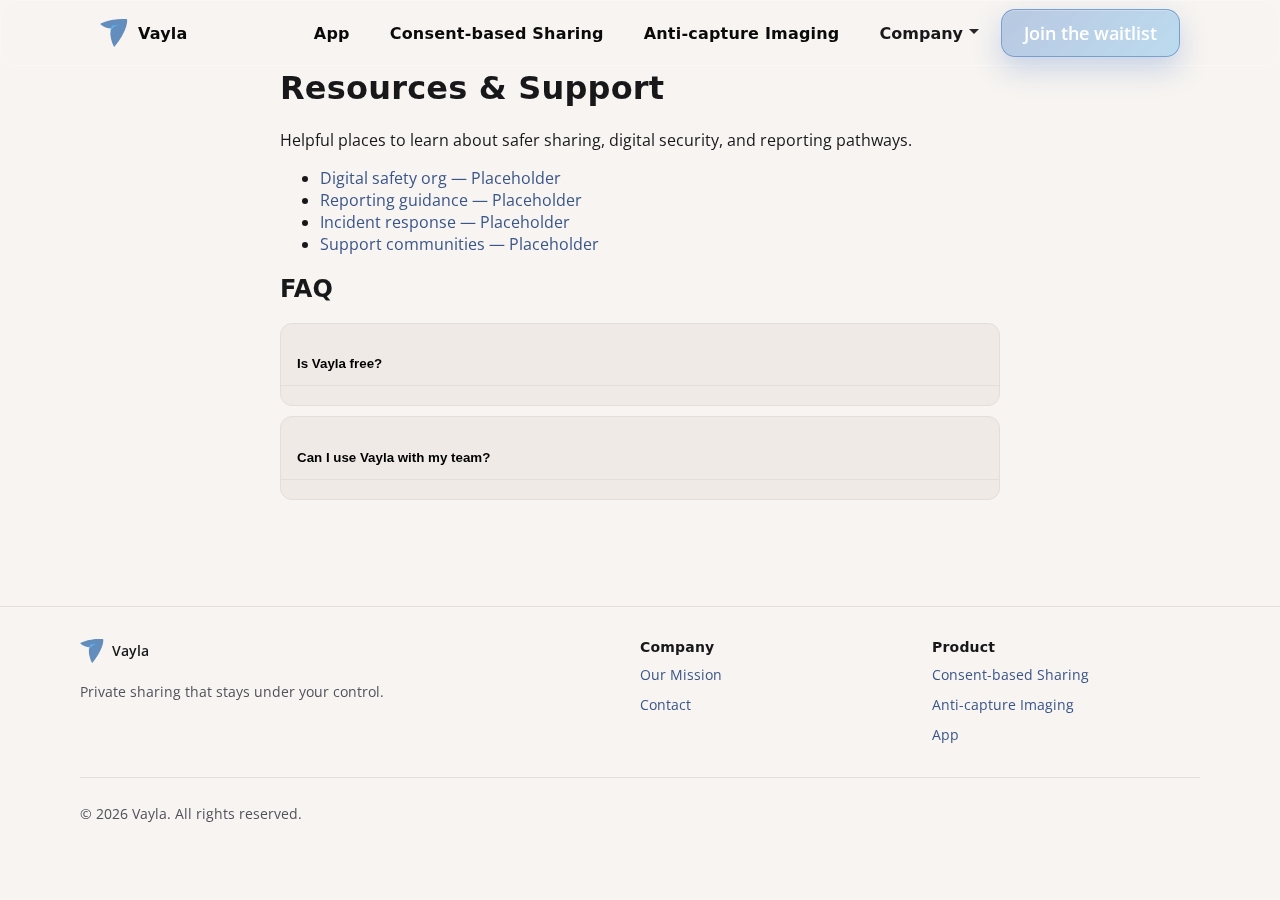
<file: resources.html>
<!doctype html>
<html lang="en" data-theme="light">
<head>
  <meta charset="utf-8">
  <title>Resources &amp; Support — Vayla</title>
  <meta name="description" content="Find digital safety resources and reporting guidance.">
  <meta name="viewport" content="width=device-width, initial-scale=1">
  <link rel="canonical" href="https://example.com/resources.html">
  <meta name="theme-color" content="#5CB3ED">
  <meta property="og:type" content="website">
  <meta property="og:title" content="Resources &amp; Support — Vayla">
  <meta property="og:description" content="Find digital safety resources and reporting guidance.">
  <meta property="og:image" content="/assets/img/og-cover.png">
  <meta property="og:url" content="https://example.com/resources.html">
  <meta name="twitter:card" content="summary_large_image">
  <meta name="twitter:title" content="Resources &amp; Support — Vayla">
  <meta name="twitter:description" content="Find digital safety resources and reporting guidance.">
  <meta name="twitter:image" content="/assets/img/og-cover.png">
  <link href="https://fonts.googleapis.com/css2?family=Nunito:wght@600;700;800&family=Open+Sans:wght@400;500;600;700&display=swap" rel="stylesheet">
  <link rel="stylesheet" href="/assets/css/styles.css">
  <link rel="icon" href="/favicon.ico">
  <link rel="icon" type="image/svg+xml" href="/favicon.svg">
</head>
<body>
  <a class="skip-link" href="#main">Skip to content</a>
  <header class="site-header glass" data-theme-surface>
    <div class="container header-inner">
      <a class="brand" href="/" aria-label="Vayla home">
        <img src="/assets/logo/vayla_blue_filled.svg" alt="Vayla" width="28" height="28"><span class="brand-name">Vayla</span>
      </a>
      <nav id="primary-nav" class="site-nav" role="navigation" aria-label="Primary">
        <button class="menu-toggle" aria-label="Open menu" aria-controls="primary-nav" aria-expanded="false">
          <span class="menu-toggle__bar"></span><span class="menu-toggle__bar"></span><span class="menu-toggle__bar"></span>
        </button>
        <ul>
          <li><a href="/app.html" class="underline-slide">App</a></li>
          <li><a href="/consent.html" class="underline-slide">Consent-based Sharing</a></li>
          <li><a href="/anti-capture.html" class="underline-slide">Anti-capture Imaging</a></li>
          <li class="nav-item has-dropdown">
            <button class="dropdown-toggle underline-slide" aria-haspopup="true" aria-expanded="false">Company</button>
            <ul class="dropdown-menu" role="menu">
              <li><a href="/mission.html" class="underline-slide">Our Mission</a></li>
              <li><a href="/contact.html" class="underline-slide">Contact</a></li>
            </ul>
          </li>
        </ul>
      </nav>
      <div class="header-cta">
        <a class="btn btn--glass-mandy btn--xl hover-lift" href="mailto:hello@vayla.example?subject=Vayla%20Waitlist">Join the waitlist</a>
      </div>
    </div>
  </header>

  <main id="main" class="section">
    <div class="container narrow">
      <h1>Resources &amp; Support</h1>
      <p>Helpful places to learn about safer sharing, digital security, and reporting pathways.</p>

      <ul class="link-list">
        <li><a href="#" rel="noopener" target="_blank">Digital safety org — Placeholder</a></li>
        <li><a href="#" rel="noopener" target="_blank">Reporting guidance — Placeholder</a></li>
        <li><a href="#" rel="noopener" target="_blank">Incident response — Placeholder</a></li>
        <li><a href="#" rel="noopener" target="_blank">Support communities — Placeholder</a></li>
      </ul>

      <h2 id="faq">FAQ</h2>
      <div class="accordion" data-reveal="up">
        <div class="accordion-item">
          <h3><button class="accordion-trigger" aria-expanded="false" aria-controls="rp1" id="rt1">Is Vayla free?</button></h3>
          <div id="rp1" class="accordion-panel" role="region" aria-labelledby="rt1" hidden>
            <p>We’ll share pricing closer to launch. There will be a free tier.</p>
          </div>
        </div>
        <div class="accordion-item">
          <h3><button class="accordion-trigger" aria-expanded="false" aria-controls="rp2" id="rt2">Can I use Vayla with my team?</button></h3>
          <div id="rp2" class="accordion-panel" role="region" aria-labelledby="rt2" hidden>
            <p>Yes. Team-oriented access and audit controls are planned.</p>
          </div>
        </div>
      </div>
    </div>
  </main>

  <footer class="site-footer">
    <div class="container footer-grid">
      <div><div class="brand-inline"><img src="/assets/logo/vayla_blue_filled.svg" alt="" width="24" height="24"><span>Vayla</span></div><p class="muted">Private sharing that stays under your control.</p></div>
      <div><h4>Company</h4><ul><li><a href="/mission.html">Our Mission</a></li><li><a href="/contact.html">Contact</a></li></ul></div>
      <div><h4>Product</h4><ul><li><a href="/consent.html">Consent-based Sharing</a></li><li><a href="/anti-capture.html">Anti-capture Imaging</a></li><li><a href="/app.html">App</a></li></ul></div>

    </div>
    <div class="container footer-bottom"><p>© <span id="year"></span> Vayla. All rights reserved.</p></div>
  </footer>

  <script defer src="/assets/js/main.js"></script>
</body>
</html>
</file>
<file: assets/css/styles.css>
:root {
  /* Brand palette */
  --brand-picton: #5CB3ED;
  --brand-danube: #628DCB;
  --brand-chambray: #3A5688;
  --brand-mandy: #EE5E6D;

  /* Neutrals (taupe-leaning surfaces) */
  --neutral-50:#F7F4F1; --neutral-100:#EFEAE6; --neutral-200:#E4DED8; --neutral-300:#D6CFC8;
  --neutral-400:#A1A1AA; --neutral-500:#71717A; --neutral-600:#52525B; --neutral-700:#3F3F46;
  --neutral-800:#27272A; --neutral-900:#18181B; --white:#FFFFFF; --black:#0A0A0A;

  /* Typography */
  --font-ui: "Open Sans", system-ui, -apple-system, Segoe UI, Roboto, "Helvetica Neue", Arial, "Noto Sans", "Apple Color Emoji", "Segoe UI Emoji", "Segoe UI Symbol";
  --font-heading: "Ubuntu", system-ui, -apple-system, Segoe UI, Roboto, "Helvetica Neue", Arial, "Noto Sans", "Apple Color Emoji", "Segoe UI Emoji", "Segoe UI Symbol";
  --fs-14: 14px; --fs-16: 16px; --fs-18: 18px; --fs-24: 24px; --fs-32: 32px; --fs-44: 44px;

  /* Layout */
  --max-w: 1120px;
  --content-w: 760px;
  --radius: 12px;
  --radius-lg: 14px;
  --border: 1px solid var(--neutral-200);
  --shadow-sm: 0 1px 2px rgba(0,0,0,0.06), 0 1px 1px rgba(0,0,0,0.04);
  --shadow-md: 0 6px 16px rgba(0,0,0,0.08);
  --shadow-lg: 0 12px 30px rgba(0,0,0,0.12);

  /* Motion tokens */
  --ease-out: cubic-bezier(0.2, 0.8, 0.2, 1);
  --dur-fast: 160ms;
  --dur-med: 240ms;

  /* Brand gradient */
  --brand-gradient: linear-gradient(90deg, var(--brand-danube) 0%, var(--brand-picton) 100%);

  /* Mandy shades */
  --mandy-light: #F58B96; /* lighter variant */
  --mandy-base: var(--brand-mandy);
  --mandy-dark: #C24A56;
}

/* Base */
* { box-sizing: border-box; }
html { scroll-behavior: smooth; }
html, body { height: 100%; }
body {
  margin: 0;
  font-family: var(--font-ui);
  font-size: var(--fs-16);
  color: var(--neutral-900);
  background: var(--neutral-50);
  -webkit-font-smoothing: antialiased;
  -moz-osx-font-smoothing: grayscale;
}

/* Ensure body background extends for mobile viewport issues */
html, body {
  min-height: 100%;
}

/* Homepage hero background fallback */
body.hero-page {
  background: linear-gradient(180deg, 
    rgba(247,244,241,1) 0%, 
    rgba(247,244,241,0.95) 100%
  );
}
img, svg { display: inline-block; }
a { color: var(--brand-chambray); text-decoration: none; }
a:hover, a:focus { color: var(--brand-danube); }

.container { max-width: var(--max-w); margin: 0 auto; padding: 0 20px; }
.section { padding: 48px 0; }
.narrow { max-width: var(--content-w); margin: 0 auto; }

/* Responsive container padding */
@media (max-width: 768px) {
  .container { padding: 0 16px; }
}
@media (max-width: 480px) {
  .container { padding: 0 12px; }
  .section { padding: 32px 0; }
}
.muted { color: var(--neutral-600); }

/* Heading font pairing */
h1, h2, h3, h4 { font-family: var(--font-heading); letter-spacing: 0.2px; }
.brand .brand-name { font-family: var(--font-heading); }

/* Responsive typography */
@media (max-width: 768px) {
  h1 { font-size: clamp(28px, 6vw, 40px); }
  h2 { font-size: clamp(24px, 5vw, 32px); }
  h3 { font-size: clamp(20px, 4vw, 24px); }
  h4 { font-size: clamp(16px, 3vw, 18px); }
}
@media (max-width: 480px) {
  h1 { font-size: clamp(24px, 7vw, 32px); }
  h2 { font-size: clamp(20px, 6vw, 28px); }
  h3 { font-size: clamp(18px, 5vw, 22px); }
  h4 { font-size: clamp(16px, 4vw, 18px); }
}

/* Focus and accessibility */
:focus-visible {
  outline: 2px solid var(--brand-danube);
  outline-offset: 2px;
  border-radius: 4px;
}
.skip-link {
  position: absolute; left: -9999px; top: auto; width: 1px; height: 1px; overflow: hidden;
}
.skip-link:focus { position: fixed; left: 16px; top: 16px; width: auto; height: auto; padding: 8px 12px; background: var(--neutral-50); border: var(--border); border-radius: 8px; z-index: 9999; }

/* Header */
.site-header {
  position: fixed;
  left: 0;
  right: 0;
  top: 0;
  z-index: 50;
  background: transparent;
  color: var(--black);
}
.site-header.is-scrolled {
  background-color: rgba(255, 255, 255, 0.15);
  border-bottom: 1px solid rgba(255, 255, 255, 0.35);
  backdrop-filter: blur(10px) saturate(1.15);
  -webkit-backdrop-filter: blur(10px) saturate(1.15);
  box-shadow: var(--shadow-lg);
}
[data-theme="dark"] .site-header.is-scrolled {
  background-color: rgba(24, 24, 27, 0.28);
  border-bottom-color: rgba(255, 255, 255, 0.18);
}
/* Ensure desktop nav surfaces are transparent */
@media (min-width: 881px) {
  .site-header:not(.is-scrolled),
  .site-header:not(.is-scrolled) .header-inner,
  .site-header:not(.is-scrolled) .site-nav,
  .site-header:not(.is-scrolled) .site-nav ul { background: transparent; box-shadow: none; }

  /* Right align everything except brand */
  .header-inner { grid-template-columns: auto 1fr auto; }
  .brand { justify-self: start; }
  .site-nav { justify-self: end; display: flex; justify-content: flex-end; }
  .site-nav ul { justify-content: flex-end; }
  .header-cta { justify-self: end; }
}
.header-inner {
  display: grid; grid-template-columns: auto 1fr auto; align-items: center; gap: 12px;
  min-height: 64px;
}

/* Responsive header */
@media (max-width: 480px) {
  .header-inner {
    min-height: 56px;
    gap: 8px;
  }
}
.brand { display: inline-flex; align-items: center; gap: 10px; color: inherit; justify-self: start; }
.brand .brand-name { font-weight: 600; letter-spacing: 0.2px; }
.site-nav { justify-self: end; font-weight: 600; font-family: var(--font-heading); letter-spacing: 0.2px; }
.header-cta { justify-self: end; }

/* Header link colors override to black */
.site-header a { color: var(--black); }
.site-header a:hover, .site-header a:focus { color: var(--black); }
.site-header .site-nav a[aria-current="page"] { color: var(--black); }
/* Preserve button text colors in header and hero */
.site-header a.btn--glass-mandy,
.site-header a.btn--glass-mandy:hover,
.site-header a.btn--glass-mandy:focus { color: var(--white); }
.hero .btn--glass-mandy,
.hero .btn--glass-mandy:hover,
.hero .btn--glass-mandy:focus { color: var(--white); }

.menu-toggle {
  display: none; position: relative; width: 40px; height: 40px; border-radius: 10px;
  border: none; background: transparent; box-shadow: none;
  transition: transform var(--dur-fast) var(--ease-out);
}
.menu-toggle:active { transform: scale(0.99); }
.menu-toggle__bar { position: absolute; left: 9px; right: 9px; height: 2px; background: var(--neutral-800); transition: transform var(--dur-fast) var(--ease-out), opacity var(--dur-fast) var(--ease-out); }
.menu-toggle__bar:nth-child(1){ top: 12px; }
.menu-toggle__bar:nth-child(2){ top: 19px; }
.menu-toggle__bar:nth-child(3){ top: 26px; }

.site-nav > ul { list-style: none; display: flex; gap: 20px; padding: 0; margin: 0; align-items: center; justify-content: center; }
.site-nav a { padding: 8px 10px; border-radius: 10px; }
.site-nav a[aria-current="page"] { color: var(--brand-chambray); font-weight: 600; }

/* Dropdowns */
.has-dropdown { position: relative; }
.dropdown-toggle {
  background: transparent; border: none; padding: 8px 10px; font: inherit; color: inherit; border-radius: 10px; cursor: pointer;
}
.dropdown-toggle::after {
  content: ""; display: inline-block; margin-left: 6px; border-width: 5px; border-style: solid; border-color: var(--neutral-800) transparent transparent transparent; transition: transform var(--dur-fast) var(--ease-out);
}
.dropdown-toggle[aria-expanded="true"]::after { transform: rotate(180deg); }
.dropdown-menu {
  position: absolute; top: 100%; right: 0; left: auto; min-width: 240px;
  background-color: rgba(255, 255, 255, 0.15);
  border: 1px solid rgba(255, 255, 255, 0.35);
  border-radius: 12px; box-shadow: var(--shadow-lg); padding: 8px; display: none; z-index: 1000;
  backdrop-filter: blur(10px) saturate(1.15);
  -webkit-backdrop-filter: blur(10px) saturate(1.15);
}
/* Avoid stacked backdrop-filter darkening when header itself is frosted */
.site-header.is-scrolled .dropdown-menu {
  background-color: rgba(255, 255, 255, 0.96);
  border: 1px solid rgba(0, 0, 0, 0.06);
  backdrop-filter: none;
  -webkit-backdrop-filter: none;
}
[data-theme="dark"] .dropdown-menu {
  background-color: rgba(24, 24, 27, 0.28);
  border-color: rgba(255, 255, 255, 0.18);
}
[data-theme="dark"] .site-header.is-scrolled .dropdown-menu {
  background-color: rgba(24, 24, 27, 0.92);
  border-color: rgba(255, 255, 255, 0.12);
}
.dropdown-menu li { display: block; }
.dropdown-menu a { display: block; padding: 10px 12px; border-radius: 8px; color: var(--neutral-900); }
.dropdown-menu a:hover, .dropdown-menu a:focus { background: var(--neutral-100); }
.dropdown-toggle[aria-expanded="true"] + .dropdown-menu { display: block; }

@media (max-width: 880px) {
  .dropdown-menu {
    position: static; display: none; margin-top: 6px; padding: 8px; border-radius: 12px;
    background-color: rgba(255, 255, 255, 0.15);
    border: 1px solid rgba(255, 255, 255, 0.35);
    box-shadow: var(--shadow-lg);
    backdrop-filter: blur(10px) saturate(1.15);
    -webkit-backdrop-filter: blur(10px) saturate(1.15);
  }
  [data-theme="dark"] .dropdown-menu {
    background-color: rgba(24, 24, 27, 0.28);
    border-color: rgba(255, 255, 255, 0.18);
  }
  .dropdown-toggle[aria-expanded="true"] + .dropdown-menu { display: block; }
}

/* Header CTA aligns right */
  .header-cta { display: flex; justify-content: flex-end; gap: 12px; }
  .header-cta .btn { white-space: nowrap; }

/* Mobile nav */
@media (max-width: 880px) {
  .header-inner { grid-template-columns: auto 1fr auto; }
  .site-nav { position: absolute; left: 0; right: 0; top: 64px; background: transparent; border-bottom: none; transform-origin: top; transform: scaleY(0); opacity: 0; transition: transform var(--dur-med) var(--ease-out), opacity var(--dur-med) var(--ease-out); }
  .site-header[data-menu-open="true"] .site-nav { transform: scaleY(1); opacity: 1; background-color: rgba(255, 255, 255, 0.15); border-bottom: 1px solid rgba(255, 255, 255, 0.35); backdrop-filter: blur(10px) saturate(1.15); -webkit-backdrop-filter: blur(10px) saturate(1.15); box-shadow: var(--shadow-lg); }
  [data-theme="dark"] .site-header[data-menu-open="true"] .site-nav { background-color: rgba(24, 24, 27, 0.28); border-bottom-color: rgba(255, 255, 255, 0.18); }
  .site-nav > ul { flex-direction: column; align-items: stretch; padding: 12px 20px 16px; }
  .menu-toggle { display: inline-flex; align-items: center; justify-content: center; }

  .site-header.is-scrolled {
    background-color: rgba(255, 255, 255, 0.15);
    border-bottom: 1px solid rgba(255, 255, 255, 0.35);
    backdrop-filter: blur(10px) saturate(1.15);
    -webkit-backdrop-filter: blur(10px) saturate(1.15);
    box-shadow: var(--shadow-lg);
  }
  [data-theme="dark"] .site-header.is-scrolled {
    background-color: rgba(24, 24, 27, 0.28);
    border-bottom-color: rgba(255, 255, 255, 0.18);
  }
}

/* Small mobile adjustments */
@media (max-width: 480px) {
  .site-nav { top: 56px; }
  .site-nav > ul { padding: 8px 16px 12px; }
  .header-cta { gap: 8px; }
}

/* Footer */
.site-footer { border-top: var(--border); background: var(--neutral-50); margin-top: 48px; }
.footer-grid {
  display: grid; grid-template-columns: 2fr 1fr 1fr; gap: 24px; padding: 32px 0;
}
.footer-grid h4 { margin: 0 0 8px; font-size: var(--fs-14); }
.footer-grid ul { list-style: none; padding: 0; margin: 0; display: grid; gap: 8px; }
.footer-grid a { font-size: var(--fs-14); }
.footer-grid .muted { font-size: var(--fs-14); }
.footer-bottom { padding: 12px 0 24px; color: var(--neutral-600); border-top: var(--border); font-size: var(--fs-14); }
.brand-inline { display: inline-flex; align-items: center; gap: 8px; font-weight: 600; font-size: var(--fs-14); }

@media (max-width: 720px) {
  .footer-grid { 
    grid-template-columns: 1fr 1fr; 
    gap: 20px; 
    padding: 24px 24px; 
  }
}

@media (max-width: 480px) {
  .footer-grid { 
    grid-template-columns: 1fr; 
    gap: 24px; 
    padding: 20px 20px; 
    text-align: left;
  }
  .footer-bottom { 
    padding: 16px 0 20px; 
    text-align: center;
  }
}

/* Components */
.btn {
  display: inline-flex; align-items: center; justify-content: center; gap: 8px;
  padding: 10px 14px; border-radius: 12px; border: 1px solid transparent;
  font-weight: 600; line-height: 1; transition: transform var(--dur-fast) var(--ease-out), box-shadow var(--dur-fast) var(--ease-out), background-color var(--dur-fast) var(--ease-out), color var(--dur-fast) var(--ease-out), border-color var(--dur-fast) var(--ease-out);
  cursor: pointer; text-decoration: none;
}
.btn:active { transform: scale(0.99); }
.btn--primary {
  color: var(--white);
  background: var(--brand-gradient);
  border: 1.5px solid rgba(98,141,203,0.65); /* danube */
  box-shadow: 0 1px 0 rgba(255,255,255,0.3) inset, var(--shadow-md);
}
.btn--primary:hover, .btn--primary:focus {
  filter: saturate(1.05);
  border-color: rgba(58,86,136,0.9); /* chambray */
}
.btn--primary:active {
  filter: saturate(0.98);
  border-color: var(--brand-chambray);
}

/* XL button for hero CTA */
.btn--xl { font-size: var(--fs-18); padding: 14px 22px; border-radius: 14px; }

/* Responsive button sizing */
@media (max-width: 768px) {
  .btn { padding: 8px 12px; font-size: var(--fs-14); }
  .btn--xl { padding: 12px 18px; font-size: var(--fs-16); }
}
@media (max-width: 480px) {
  .btn { padding: 8px 10px; }
  .btn--xl { padding: 10px 16px; }
}

/* Hero inline link sizing to match XL button */
.link--hero-xl { font-size: var(--fs-18); line-height: 1; font-weight: 700; }

.btn--secondary { background: transparent; color: var(--neutral-900); border: 1.5px solid var(--brand-danube); }
.btn--secondary:hover, .btn--secondary:focus { border-color: var(--brand-chambray); background: linear-gradient(0deg, rgba(98,141,203,0.08), rgba(98,141,203,0.08)); }

/* Mandy outline button */
.btn--outline-mandy { background: transparent; color: var(--brand-mandy); border: 1.5px solid var(--brand-mandy); }
.btn--outline-mandy:hover, .btn--outline-mandy:focus { border-color: var(--mandy-dark); background: linear-gradient(0deg, rgba(238,94,109,0.06), rgba(238,94,109,0.06)); color: var(--mandy-dark); }

.btn--ghost { background: transparent; border: 1px dashed var(--brand-danube); color: var(--neutral-900); }
.btn--ghost:hover, .btn--ghost:focus { border-color: var(--brand-danube); background: linear-gradient(0deg, rgba(98,141,203,0.06), rgba(98,141,203,0.06)); }

/* Mandy accent button */
.btn--accent {
  color: var(--white);
  background: var(--brand-mandy);
  border: 1.5px solid rgba(238,94,109,0.85);
  box-shadow: 0 1px 0 rgba(255,255,255,0.25) inset, var(--shadow-md);
}
.btn--accent:hover, .btn--accent:focus { filter: saturate(1.05); }
.btn--accent:active { filter: saturate(0.98); }

/* Glass accent button (Mandy) */
.btn--glass-accent {
  color: var(--black);
  background:
    linear-gradient(135deg, rgba(245,139,150,0.22), rgba(238,94,109,0.18));
  border: 1.5px solid rgba(238,94,109,0.45);
  box-shadow: 0 1px 0 rgba(255,255,255,0.35) inset, 0 8px 24px rgba(238,94,109,0.18);
  backdrop-filter: blur(10px) saturate(1.1);
  -webkit-backdrop-filter: blur(10px) saturate(1.1);
}
.btn--glass-accent:hover, .btn--glass-accent:focus {
  background:
    linear-gradient(135deg, rgba(245,139,150,0.28), rgba(238,94,109,0.24));
  border-color: rgba(238,94,109,0.6);
  box-shadow: 0 1px 0 rgba(255,255,255,0.35) inset, 0 10px 28px rgba(238,94,109,0.22);
}
.btn--glass-accent:active { filter: saturate(0.98); }

/* Mandy gradient glass button for Learn more */
.btn--glass-mandy {
  color: var(--white);
  background:
    linear-gradient(135deg,
      rgba(98,141,203,0.42) 0%, /* danube glass */
      rgba(92,179,237,0.38) 100% /* picton glass */
    );
  border: 1.5px solid rgba(98,141,203,0.75);
  box-shadow: 0 1px 0 rgba(255,255,255,0.28) inset, 0 12px 28px rgba(98,141,203,0.32);
  backdrop-filter: blur(10px) saturate(1.12);
  -webkit-backdrop-filter: blur(10px) saturate(1.12);
}
.btn--glass-mandy:hover, .btn--glass-mandy:focus {
  background:
    linear-gradient(135deg,
      rgba(98,141,203,0.34) 0%,
      rgba(92,179,237,0.34) 100%
    );
  border-color: rgba(98,141,203,0.7);
  box-shadow: 0 1px 0 rgba(255,255,255,0.30) inset, 0 12px 30px rgba(98,141,203,0.28);
}
.btn--glass-mandy:active { filter: saturate(0.98); }

.badge {
  display: inline-block; background: var(--neutral-100); border: var(--border); padding: 6px 10px; border-radius: 999px; font-size: var(--fs-14); color: var(--neutral-700);
}

.card {
  background: var(--neutral-100); border: var(--border); border-radius: var(--radius); padding: 18px; box-shadow: var(--shadow-sm);
}
.callout { padding: 20px; border-radius: var(--radius); }

/* Responsive card padding */
@media (max-width: 768px) {
  .card { padding: 16px; }
  .callout { padding: 16px; }
}
@media (max-width: 480px) {
  .card { padding: 14px; }
  .callout { padding: 14px; }
}
.with-icon { display: flex; align-items: center; gap: 8px; margin: 0 0 8px; }
.icon { color: var(--brand-chambray); }

/* Forms */
.form { display: grid; gap: 14px; }
.form-row { display: grid; gap: 8px; }
label { font-weight: 500; }
input, textarea {
  width: 100%; padding: 10px 12px; border-radius: 12px; border: var(--border); background: var(--neutral-100);
  color: var(--neutral-900); transition: border-color var(--dur-fast) var(--ease-out), box-shadow var(--dur-fast) var(--ease-out), transform var(--dur-fast) var(--ease-out);
  font-size: var(--fs-18);
}

/* Responsive form inputs */
@media (max-width: 768px) {
  input, textarea {
    padding: 8px 10px;
    font-size: var(--fs-16);
  }
}
@media (max-width: 480px) {
  input, textarea {
    padding: 8px;
    font-size: var(--fs-16);
  }
}
input:focus-visible, textarea:focus-visible {
  border-color: var(--brand-danube); box-shadow: 0 0 0 2px rgba(98,141,203,0.25);
}
.field-hint { min-height: 18px; font-size: var(--fs-14); color: var(--brand-mandy); }
.form-note { font-size: var(--fs-14); color: var(--neutral-600); margin: 4px 0 0; }
.form-status { min-height: 20px; font-size: var(--fs-14); }

/* Lists */
.list { padding-left: 18px; }
.list li { margin: 6px 0; }

/* Grid */
.grid { display: grid; gap: 16px; }
.grid--3 { grid-template-columns: repeat(3, 1fr); }
@media (max-width: 960px) { .grid--3 { grid-template-columns: repeat(2, 1fr); } }
@media (max-width: 640px) { .grid--3 { grid-template-columns: 1fr; } }

/* Link underline animation */
.underline-slide {
  background-image: linear-gradient(currentColor, currentColor);
  background-position: 0 100%;
  background-repeat: no-repeat;
  background-size: 0% 2px;
  transition: background-size var(--dur-fast) var(--ease-out);
}
.underline-slide:hover, .underline-slide:focus {
  background-size: 100% 2px;
}

/* Mandy text link */
.link--mandy { color: var(--brand-mandy); font-weight: 600; }
.link--mandy:hover, .link--mandy:focus { color: var(--mandy-dark); }

/* Hover lift */
.hover-lift { transition: transform var(--dur-fast) var(--ease-out), box-shadow var(--dur-fast) var(--ease-out); }
.hover-lift:hover, .hover-lift:focus { transform: translateY(-2px); box-shadow: var(--shadow-md); }

/* 3D Tilt */
.tilt-card { position: relative; will-change: transform; transform: perspective(800px) rotateX(0) rotateY(0); transition: transform 100ms var(--ease-out), box-shadow 100ms var(--ease-out); }
.tilt-card:hover, .tilt-card:focus-within, .tilt-card.is-idle-tilting { box-shadow: 0 14px 36px rgba(0,0,0,0.16); }
.tilt-card .tilt-glare { pointer-events: none; position: absolute; inset: 0; border-radius: inherit; background: radial-gradient(200px 120px at var(--glare-x, 50%) var(--glare-y, 50%), rgba(255,255,255,0.35), transparent 60%); opacity: 0; transition: opacity var(--dur-fast) var(--ease-out); mix-blend-mode: screen; }
.tilt-card.is-tilting .tilt-glare { opacity: 0.5; }
@media (prefers-reduced-motion: reduce) {
  .tilt-card { transform: none !important; }
  .tilt-card .tilt-glare { display: none; }
}

/* Reveal animations */
.fade-in-up { opacity: 0; transform: translateY(8px); transition: opacity var(--dur-med) var(--ease-out), transform var(--dur-med) var(--ease-out); }
.fade-in { opacity: 0; transition: opacity var(--dur-med) var(--ease-out); }
.is-visible .fade-in-up, .is-visible.fade-in-up, .is-visible .fade-in, .is-visible.fade-in { opacity: 1; transform: translateY(0); }

/* Glass utilities (EXACT from brief) */
.glass {
  background: rgba(255, 255, 255, 0.27);
  border-radius: 16px;
  box-shadow: 0 4px 30px rgba(0, 0, 0, 0.1);
  backdrop-filter: blur(11.1px);
  -webkit-backdrop-filter: blur(11.1px);
  border: 1px solid rgba(255, 255, 255, 0.35);
}
.glass--dark {
  background: rgba(24, 24, 27, 0.38);
  border: 1px solid rgba(255, 255, 255, 0.12);
  backdrop-filter: blur(12px);
  -webkit-backdrop-filter: blur(12px);
}

/* Frosted glass variant (method 2: backdrop-filter) */
.glass--frosted {
  background-color: rgba(255, 255, 255, 0.15);
  border: 1px solid rgba(255, 255, 255, 0.35);
  box-shadow: 0 1px 0 rgba(255,255,255,0.35) inset, 0 8px 24px rgba(0,0,0,0.10);
  backdrop-filter: blur(10px) saturate(1.15);
  -webkit-backdrop-filter: blur(10px) saturate(1.15);
}
[data-theme="dark"] .glass--frosted {
  background-color: rgba(24, 24, 27, 0.28);
  border-color: rgba(255, 255, 255, 0.18);
}

/* Ensure readable text color inside glass */
[data-theme="dark"] [data-theme-surface] { color: var(--neutral-50); }
[data-theme="dark"] [data-theme-surface] .muted { color: var(--neutral-200); }
[data-theme="light"] [data-theme-surface] { color: var(--neutral-900); }

/* Accordion */
.accordion .accordion-item { border: var(--border); border-radius: var(--radius); background: var(--neutral-100); margin-bottom: 10px; overflow: hidden; }
.accordion-trigger {
  width: 100%; text-align: left; padding: 14px 16px; font-weight: 600; background: var(--neutral-100); border: none; border-bottom: var(--border);
}
.accordion-trigger:focus-visible { outline: 2px solid var(--brand-picton); outline-offset: -2px; }
.accordion-panel { padding: 12px 16px; }

/* Store badges */
.store-badges { display: flex; gap: 12px; align-items: center; flex-wrap: wrap; margin: 12px 0 24px; }
.store-badge { display: inline-block; border-radius: 12px; }

/* Reduced motion */
@media (prefers-reduced-motion: reduce) {
  :root:not([data-allow-motion="true"]) * { animation-duration: 0.01ms !important; animation-iteration-count: 1 !important; transition-duration: 0.01ms !important; scroll-behavior: auto !important; }
}
</file>
